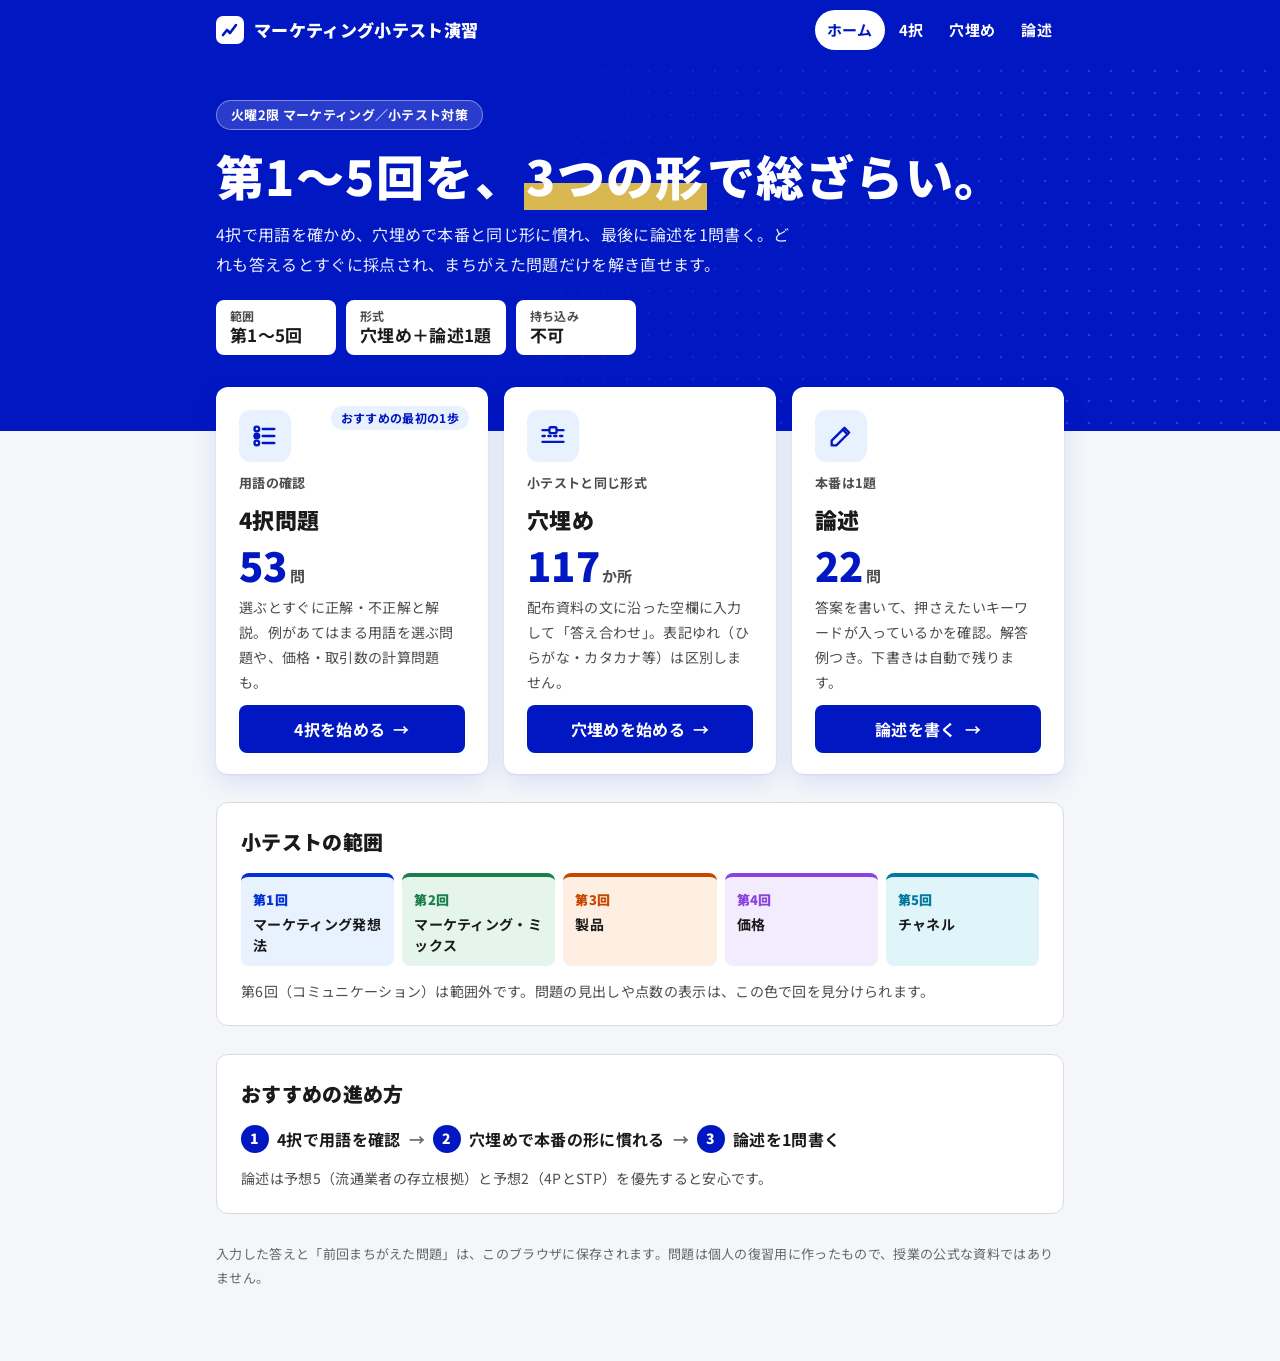
<file: index.html>
<!doctype html>
<html lang="ja">
<head>
<meta charset="utf-8">
<meta name="viewport" content="width=device-width,initial-scale=1,viewport-fit=cover">
<title>マーケティング小テスト演習</title>
<meta name="robots" content="noindex, nofollow">
<link rel="preconnect" href="https://fonts.googleapis.com">
<link rel="preconnect" href="https://fonts.gstatic.com" crossorigin>
<link rel="stylesheet" href="https://fonts.googleapis.com/css2?family=Noto+Sans+JP:wght@400;500;700;900&display=swap">
<style>
/*
  デジタル庁デザインシステム（DADS）を土台にしたスタイル。1ファイルで完結。
  土台：Noto Sans JP、キーカラー Blue 900 #0017C1、角丸8px、ボタン48px以上、黄色のフォーカスリング、
       正誤は色と文字の両方で示す。
  加えたもの：青の大きな見出し帯、回ごとの色分け（第1〜5回）、アイコン、進み具合の表示。
*/
:root {
  --c-key: #0017C1; --c-key-hover: #00118F; --c-key-active: #000060; --c-key-bg: #E8F1FE; --c-key-bg2: #D9E6FF;
  --c-text: #1A1A1A; --c-text-sub: #4D4D4D; --c-text-desc: #666666;
  --c-bg: #FFFFFF; --c-bg-page: #F4F6FA; --c-bg-sub: #F2F2F2;
  --c-border: #D8DCE3; --c-border-field: #666666;
  --c-success: #197A4B; --c-success-bg: #E6F5EC; --c-error: #CE0000; --c-error-bg: #FDEEEE;
  --c-focus: #FFD43D; --c-visited: #5C10BE;
  --ch1: #0031D8; --ch2: #1A7F4B; --ch3: #C74700; --ch4: #8843E1; --ch5: #00799E;
  --ch1-bg: #E8F1FE; --ch2-bg: #E6F5EC; --ch3-bg: #FFEEE2; --ch4-bg: #F3EBFE; --ch5-bg: #E0F5FA;
  --font: "Noto Sans JP", "Hiragino Sans", "Yu Gothic UI", "Meiryo", sans-serif;
  --r: 8px; --bar-h: 60px;
  color-scheme: light;
}
* { box-sizing: border-box; }
html, body { margin: 0; }
[hidden] { display: none !important; }
body { background: var(--c-bg-page); color: var(--c-text); font-family: var(--font); font-size: 16px; line-height: 1.7; letter-spacing: .02em; }
a { color: var(--c-key); text-underline-offset: 3px; }
:focus-visible { outline: 4px solid var(--c-focus); outline-offset: 2px; box-shadow: 0 0 0 2px var(--c-text); border-radius: 4px; }
.wrap { max-width: 880px; margin: 0 auto; padding-left: max(16px, env(safe-area-inset-left, 0px)); padding-right: max(16px, env(safe-area-inset-right, 0px)); }

/* ---- 上部バー ---- */
body::before { content: ""; position: fixed; inset: 0 0 auto; height: env(safe-area-inset-top, 0px); z-index: 30; background: var(--c-key); }
.appbar { position: sticky; top: env(safe-area-inset-top, 0px); z-index: 20; background: var(--c-key); color: #FFFFFF; }
.appbar .wrap { height: var(--bar-h); display: flex; align-items: center; gap: 12px; }
.brand { display: flex; align-items: center; gap: 10px; font-weight: 900; font-size: 17px; color: #FFFFFF; text-decoration: none; white-space: nowrap; }
.brand svg { flex: none; }
.brand .full { display: inline; }
.nav { margin-left: auto; display: flex; gap: 2px; }
.nav a { color: #FFFFFF; text-decoration: none; font-weight: 700; font-size: 15px; padding: 0 12px; height: 40px; display: flex; align-items: center; border-radius: 999px; white-space: nowrap; }
.nav a:hover { background: rgba(255,255,255,.14); }
.nav a[aria-current="page"] { background: #FFFFFF; color: var(--c-key); }
.nav a:focus-visible { box-shadow: 0 0 0 2px #000; }

/* ---- 見出し帯 ---- */
.hero { background: var(--c-key); color: #FFFFFF; position: relative; overflow: hidden; }
.hero::after { content: ""; position: absolute; inset: 0; pointer-events: none;
  background-image: radial-gradient(rgba(255,255,255,.16) 1.5px, transparent 1.6px); background-size: 22px 22px;
  -webkit-mask-image: linear-gradient(100deg, transparent 35%, #000 85%); mask-image: linear-gradient(100deg, transparent 35%, #000 85%); }
.hero .wrap { padding-block: 40px 76px; position: relative; z-index: 1; display: flex; flex-direction: column; gap: 14px; }
.hero .tag { align-self: flex-start; font-size: 13px; font-weight: 700; background: rgba(255,255,255,.16); border: 1px solid rgba(255,255,255,.4); border-radius: 999px; padding: 3px 14px; }
.hero h1 { margin: 0; font-size: clamp(30px, 6.4vw, 48px); line-height: 1.3; font-weight: 900; letter-spacing: .03em; text-wrap: balance; }
.hero h1 em { font-style: normal; background: linear-gradient(transparent 62%, rgba(255,212,61,.85) 62%); color: #FFFFFF; padding: 0 2px; }
.hero p { margin: 0; max-width: 36em; font-size: 16px; line-height: 1.85; color: #E8EDFF; }
.facts { display: flex; flex-wrap: wrap; gap: 10px; margin-top: 6px; }
.fact { background: #FFFFFF; color: var(--c-text); border-radius: var(--r); padding: 8px 14px; display: flex; flex-direction: column; line-height: 1.35; min-width: 7.5em; }
.fact small { font-size: 12px; color: var(--c-text-sub); font-weight: 700; }
.fact b { font-size: 17px; }

/* ---- ホームのカード ---- */
.home-body { margin-top: -44px; position: relative; z-index: 2; display: flex; flex-direction: column; gap: 28px; padding-bottom: 72px; }
.modes { display: grid; grid-template-columns: repeat(auto-fit, minmax(240px, 1fr)); gap: 16px; }
.mode { display: flex; flex-direction: column; gap: 10px; background: var(--c-bg); border-radius: 12px; padding: 22px 22px 20px; color: var(--c-text);
  text-decoration: none; box-shadow: 0 1px 2px rgba(0,23,193,.08), 0 8px 24px rgba(0,23,193,.10); border: 1px solid transparent; min-width: 0; position: relative; }
.mode:hover { border-color: var(--c-key); }
.mode:hover .go { background: var(--c-key-hover); }
.mode .icon { width: 52px; height: 52px; border-radius: 12px; display: grid; place-items: center; background: var(--c-key-bg); color: var(--c-key); }
.mode .kind { font-size: 13px; font-weight: 700; color: var(--c-text-sub); }
.mode h2 { margin: 0; font-size: 22px; font-weight: 900; line-height: 1.4; }
.mode .num { font-size: 40px; font-weight: 900; line-height: 1; color: var(--c-key); font-variant-numeric: tabular-nums; }
.mode .num small { font-size: 15px; font-weight: 700; color: var(--c-text-sub); margin-left: 2px; }
.mode p { margin: 0; font-size: 14px; line-height: 1.8; color: var(--c-text-sub); }
.mode .badge { align-self: flex-start; font-size: 13px; font-weight: 700; color: var(--c-error); background: var(--c-error-bg); border-radius: 999px; padding: 2px 12px; }
.mode .go { margin-top: auto; align-self: stretch; display: flex; align-items: center; justify-content: center; gap: 8px; min-height: 48px; border-radius: var(--r);
  background: var(--c-key); color: #FFFFFF; font-weight: 700; }
.mode.rec::before { content: "おすすめの最初の1歩"; position: absolute; top: 18px; right: 18px; font-size: 12px; font-weight: 700; color: var(--c-key); background: var(--c-key-bg); border-radius: 999px; padding: 2px 10px; }

.panel { background: var(--c-bg); border-radius: 12px; border: 1px solid var(--c-border); padding: 22px 24px; display: flex; flex-direction: column; gap: 14px; }
.panel h2 { margin: 0; font-size: 20px; font-weight: 900; }
.steps { list-style: none; margin: 0; padding: 0; display: grid; grid-template-columns: repeat(5, 1fr); gap: 8px; }
.steps li { border-radius: var(--r); padding: 12px 12px 10px; background: var(--chb); border-top: 4px solid var(--chc); display: flex; flex-direction: column; gap: 2px; min-width: 0; }
.steps .n { font-size: 13px; font-weight: 900; color: var(--chc); }
.steps .t { font-size: 14px; font-weight: 700; line-height: 1.5; }
.out { margin: 0; font-size: 14px; color: var(--c-text-sub); }
.flow { display: flex; flex-wrap: wrap; align-items: center; gap: 8px; margin: 0; padding: 0; list-style: none; }
.flow li { display: flex; align-items: center; gap: 8px; font-weight: 700; }
.flow .dot { width: 28px; height: 28px; border-radius: 50%; background: var(--c-key); color: #FFF; display: grid; place-items: center; font-size: 14px; font-weight: 900; }
.flow .arrow { color: var(--c-text-desc); }
footer.foot { font-size: 13px; color: var(--c-text-desc); line-height: 1.8; }

/* 回の色 */
[data-c="1"] { --chc: var(--ch1); --chb: var(--ch1-bg); }
[data-c="2"] { --chc: var(--ch2); --chb: var(--ch2-bg); }
[data-c="3"] { --chc: var(--ch3); --chb: var(--ch3-bg); }
[data-c="4"] { --chc: var(--ch4); --chb: var(--ch4-bg); }
[data-c="5"] { --chc: var(--ch5); --chb: var(--ch5-bg); }

/* ---- 演習画面 共通 ---- */
.page-head { background: var(--c-bg); border-bottom: 1px solid var(--c-border); }
.page-head .wrap { padding-block: 24px 20px; display: flex; flex-direction: column; gap: 6px; }
.crumbs { font-size: 14px; display: flex; gap: 8px; align-items: center; color: var(--c-text-sub); }
.page-head h1 { margin: 0; font-size: clamp(24px, 4.5vw, 30px); font-weight: 900; line-height: 1.4; display: flex; align-items: center; gap: 12px; }
.page-head h1 .icon { width: 44px; height: 44px; border-radius: 10px; display: grid; place-items: center; background: var(--c-key-bg); color: var(--c-key); flex: none; }
.lead { margin: 0; color: var(--c-text-sub); line-height: 1.8; max-width: 44em; }
.body { padding-block: 20px 80px; display: flex; flex-direction: column; gap: 16px; }
.stack { display: flex; flex-direction: column; gap: 16px; }
.note { margin: 0; font-size: 14px; line-height: 1.7; color: var(--c-text-desc); }
h3 { font-size: 17px; margin: 0; font-weight: 700; }

.btn { appearance: none; display: inline-flex; align-items: center; justify-content: center; gap: 6px; min-height: 48px; padding: 0 20px; border-radius: var(--r);
  font: 700 16px/1.3 var(--font); cursor: pointer; background: var(--c-bg); color: var(--c-key); border: 1px solid var(--c-key); }
.btn:hover { background: var(--c-key-bg); color: var(--c-key-hover); text-decoration: underline; }
.btn.primary { background: var(--c-key); color: #FFFFFF; }
.btn.primary:hover { background: var(--c-key-hover); color: #FFFFFF; }
.btn.small { min-height: 36px; padding: 0 12px; font-size: 14px; }
.btn[disabled] { background: var(--c-bg-sub); color: #999; border-color: #CCC; cursor: not-allowed; text-decoration: none; }

.toolbar { display: flex; flex-wrap: wrap; gap: 12px 16px; align-items: center; background: var(--c-bg); border: 1px solid var(--c-border); border-radius: 12px; padding: 12px 16px; }
.toolbar label { font-weight: 700; display: flex; gap: 8px; align-items: center; }
select { font: 16px var(--font); color: var(--c-text); background: var(--c-bg); border: 1px solid var(--c-border-field); border-radius: var(--r); min-height: 44px; padding: 0 10px; max-width: 100%; }
input[type="checkbox"] { width: 22px; height: 22px; accent-color: var(--c-key); margin: 0; }

.scorebar { position: sticky; top: calc(env(safe-area-inset-top, 0px) + var(--bar-h)); z-index: 10; background: var(--c-bg); border: 1px solid var(--c-border); border-radius: 12px;
  padding: 12px 16px; display: flex; flex-wrap: wrap; gap: 8px 14px; align-items: center; box-shadow: 0 4px 14px rgba(0,23,193,.06); }
.score { font-size: 30px; font-weight: 900; line-height: 1.1; font-variant-numeric: tabular-nums; color: var(--c-key); }
.score small { font-size: 16px; font-weight: 700; color: var(--c-text-sub); }
.score.idle { font-size: 16px; font-weight: 700; color: var(--c-text-desc); }
.progress { font-size: 14px; color: var(--c-text-sub); font-variant-numeric: tabular-nums; }
.bar { flex-basis: 100%; height: 8px; background: var(--c-bg-sub); border-radius: 4px; overflow: hidden; }
.bar i { display: block; height: 100%; width: 0; background: linear-gradient(90deg, var(--c-key), #3460FB); }
.chips { display: flex; flex-wrap: wrap; gap: 6px; }
.chip { font-size: 13px; font-weight: 700; padding: 2px 10px 2px 8px; border-radius: 999px; background: var(--chb, var(--c-bg-sub)); color: var(--chc, var(--c-text-sub)); font-variant-numeric: tabular-nums; display: inline-flex; align-items: center; gap: 6px; }
.chip::before { content: ""; width: 8px; height: 8px; border-radius: 50%; background: var(--chc, var(--c-text-desc)); }
.chip.full::after { content: "✓"; }
.spacer { flex: 1; }

.sheet { background: var(--c-bg); border: 1px solid var(--c-border); border-radius: 12px; padding: 4px 24px 12px; }
.chapter { padding-top: 18px; }
.chapter + .chapter { border-top: 1px solid var(--c-border); margin-top: 12px; }
.chapter h2 { margin: 0 0 4px; font-size: 18px; font-weight: 900; display: flex; align-items: center; gap: 10px; color: var(--chc, var(--c-text)); }
.chapter h2::before { content: ""; width: 6px; height: 1.3em; border-radius: 3px; background: var(--chc, var(--c-key)); }
.q { padding: 16px 0; border-bottom: 1px solid #ECEEF2; }
.q:last-child { border-bottom: 0; }
.qno { font-variant-numeric: tabular-nums; font-weight: 900; color: var(--chc, var(--c-text-sub)); }
.empty-note { padding: 32px 0; color: var(--c-text-desc); text-align: center; }
.mark { font-size: 14px; font-weight: 700; line-height: 1.3; white-space: nowrap; }

/* ---- 穴埋め ---- */
.fill .q { display: grid; grid-template-columns: 2.4em 1fr; gap: 0 8px; }
.fill .qtext { min-width: 0; line-height: 2.6; }
.fill .blank { display: inline-flex; align-items: center; gap: 4px; white-space: nowrap; margin: 0 2px; }
.fill .bno { font-size: 13px; color: var(--chc, var(--c-text-sub)); font-weight: 700; }
.fill .blank input { font: 16px var(--font); color: var(--c-text); background: var(--c-bg); border: 1px solid var(--c-border-field); border-radius: var(--r); padding: 4px 8px; min-height: 40px; max-width: 62vw; }
.fill .blank input:hover { border-color: var(--c-text); }
.fill .blank.ok input { border: 2px solid var(--c-success); background: var(--c-success-bg); }
.fill .blank.ng input { border: 2px solid var(--c-error); background: var(--c-error-bg); }
.fill .mark { font-size: 20px; font-weight: 900; }
.fill .blank.ok .mark { color: var(--c-success); }
.fill .blank.ng .mark { color: var(--c-error); }
.fill .ref { color: var(--c-text-sub); font-size: 14px; }
.fill .explain { grid-column: 2; margin-top: 8px; display: flex; flex-direction: column; gap: 6px; font-size: 15px; line-height: 1.7; }
.fill .ex { display: flex; flex-wrap: wrap; gap: 4px 10px; align-items: baseline; padding: 8px 12px; border-left: 4px solid var(--c-border); background: var(--c-bg-sub); border-radius: 0 var(--r) var(--r) 0; }
.fill .ex.ok { border-left-color: var(--c-success); background: var(--c-success-bg); }
.fill .ex.ng { border-left-color: var(--c-error); background: var(--c-error-bg); }
.fill .ex .fix { color: var(--c-error); font-weight: 700; }
.fill .ex .why { color: var(--c-text-sub); }

/* ---- 論述 ---- */
.qlist { display: grid; grid-template-columns: repeat(auto-fit, minmax(230px, 1fr)); gap: 8px; }
.qcard { appearance: none; text-align: left; font: 16px/1.6 var(--font); color: var(--c-text); background: var(--c-bg); border: 1px solid var(--c-border);
  border-left: 5px solid var(--chc, var(--c-key)); border-radius: var(--r); padding: 12px 14px; cursor: pointer; display: flex; flex-direction: column; gap: 2px; min-width: 0; font-weight: 700; }
.qcard:hover { background: var(--c-key-bg); }
.qcard .k { font-size: 13px; color: var(--c-text-sub); font-weight: 500; }
.qcard .star { color: var(--c-error); font-weight: 700; }
.qcard[aria-pressed="true"] { background: var(--c-key-bg); border-color: var(--c-key); box-shadow: inset 0 0 0 1px var(--c-key); }
.essay-sheet { background: var(--c-bg); border: 1px solid var(--c-border); border-radius: 12px; padding: 20px 24px; display: flex; flex-direction: column; gap: 14px; }
.essay-sheet .eyebrow { font-size: 13px; font-weight: 700; color: var(--chc, var(--c-text-sub)); }
.prompt { font-size: 19px; font-weight: 900; line-height: 1.7; margin: 0; }
.howto { display: flex; flex-wrap: wrap; gap: 6px; align-items: center; font-size: 14px; color: var(--c-text-sub); }
.howto span { background: var(--c-key-bg); color: var(--c-key); font-weight: 700; border-radius: 999px; padding: 2px 12px; }
.genko { width: 100%; min-height: 280px; resize: vertical; font: 16px/2.2 var(--font); color: var(--c-text); background-color: var(--c-bg);
  border: 1px solid var(--c-border-field); border-radius: var(--r); padding: 6px 16px;
  background-image: repeating-linear-gradient(to bottom, transparent 0, transparent calc(2.2em - 1px), #E4E8F0 calc(2.2em - 1px), #E4E8F0 2.2em);
  background-attachment: local; background-position: 0 6px; }
.meta { display: flex; flex-wrap: wrap; gap: 8px 16px; align-items: center; font-size: 14px; color: var(--c-text-sub); font-variant-numeric: tabular-nums; }
.meta b { color: var(--c-key); font-size: 16px; }
.kw { display: flex; flex-wrap: wrap; gap: 6px; }
.kwi { font-size: 14px; padding: 2px 12px; border-radius: 999px; border: 1px solid var(--c-border-field); }
.kwi.hit { background: var(--c-success-bg); border-color: var(--c-success); color: var(--c-success); font-weight: 700; }
.kwi.miss { border-style: dashed; color: var(--c-text-desc); }
.result { display: flex; flex-direction: column; gap: 12px; }
.result ul { margin: 0; padding-left: 1.3em; }
.grade { display: flex; gap: 16px; align-items: baseline; flex-wrap: wrap; }
.grade .big { font-size: 40px; font-weight: 900; color: var(--c-key); }
.grade .verdict { font-size: 18px; font-weight: 700; }
.status { font-size: 15px; color: var(--c-text-sub); }
details.model { border-top: 1px solid var(--c-border); padding-top: 12px; }
details.model summary { cursor: pointer; font-weight: 700; color: var(--c-key); text-decoration: underline; text-underline-offset: 3px; }
details.model p { line-height: 1.9; margin: 12px 0 0; }

/* ---- 4択 ---- */
.choice .q { display: flex; flex-direction: column; gap: 12px; }
.choice .qhead { display: grid; grid-template-columns: 2.4em 1fr auto; gap: 8px; align-items: start; }
.choice .qtext { min-width: 0; font-weight: 700; }
.choice .q.answered .mark { padding: 2px 10px; border-radius: 999px; }
.choice .q.ok .mark { color: #FFF; background: var(--c-success); }
.choice .q.ng .mark { color: #FFF; background: var(--c-error); }
.opts { display: grid; grid-template-columns: repeat(auto-fit, minmax(240px, 1fr)); gap: 8px; padding-left: 2.4em; }
.opt { appearance: none; text-align: left; display: grid; grid-template-columns: 2em 1fr; gap: 8px; align-items: center; font: 16px/1.6 var(--font); color: var(--c-text);
  background: var(--c-bg); border: 1px solid var(--c-border-field); border-radius: var(--r); padding: 10px 14px 10px 10px; min-height: 52px; cursor: pointer; }
.opt:hover:not([disabled]) { background: var(--c-key-bg); border-color: var(--c-key); }
.opt .k { width: 2em; height: 2em; border-radius: 50%; display: grid; place-items: center; font-weight: 700; color: var(--c-key); background: var(--c-key-bg); }
.opt[disabled] { cursor: default; }
.opt.right { background: var(--c-success-bg); border: 2px solid var(--c-success); padding: 9px 13px 9px 9px; }
.opt.right .k { color: #FFF; background: var(--c-success); }
.opt.picked.wrong { background: var(--c-error-bg); border: 2px solid var(--c-error); padding: 9px 13px 9px 9px; }
.opt.picked.wrong .k { color: #FFF; background: var(--c-error); }
.opt.dim { color: var(--c-text-desc); }
.choice .explain { margin-left: 2.4em; padding: 12px 16px; border-left: 4px solid var(--c-border); background: var(--c-bg-sub); border-radius: 0 var(--r) var(--r) 0; font-size: 15px; line-height: 1.7; }
.choice .explain.ok { border-left-color: var(--c-success); background: var(--c-success-bg); }
.choice .explain.ng { border-left-color: var(--c-error); background: var(--c-error-bg); }
.choice .explain.ok b { color: var(--c-success); }
.choice .explain.ng b { color: var(--c-error); }
.done { display: flex; flex-direction: column; gap: 12px; align-items: flex-start; padding: 20px 24px; background: var(--c-key); color: #FFF; border-radius: 12px; }
.done .big { font-size: 40px; font-weight: 900; line-height: 1; font-variant-numeric: tabular-nums; }
.done .btn { background: #FFF; color: var(--c-key); border-color: #FFF; }

@media (max-width: 640px) {
  .steps { grid-template-columns: 1fr 1fr; }
  .brand .full { display: none; }
}
@media (max-width: 480px) {
  .nav a { padding: 0 10px; font-size: 14px; }
  .brand > span { position: absolute; width: 1px; height: 1px; overflow: hidden; clip: rect(0 0 0 0); white-space: nowrap; }
  .sheet { padding: 2px 14px 10px; }
  .fill .q { grid-template-columns: 1.8em 1fr; }
  .opts { padding-left: 0; grid-template-columns: 1fr; }
  .choice .explain { margin-left: 0; }
  .choice .qhead { grid-template-columns: 2em 1fr auto; }
  .essay-sheet { padding: 16px; }
  .mode.rec::before { position: static; align-self: flex-start; }
}
@media (prefers-reduced-motion: no-preference) { .bar i { transition: width .25s; } }
.newtag { display: inline-block; font-size: 12px; font-weight: 700; line-height: 1.7; padding: 0 8px; margin-right: 6px; border-radius: 999px; background: #FFF1A8; color: #5A4500; vertical-align: middle; letter-spacing: .04em; }
.newtag.kadai { background: #DDEBFF; color: #0B3A8C; }
</style>
</head>
<body>

<header class="appbar">
  <div class="wrap">
    <a class="brand" href="#home">
      <svg width="28" height="28" viewBox="0 0 28 28" aria-hidden="true"><rect width="28" height="28" rx="7" fill="#FFFFFF"/><path d="M7 19l4-5 3 3 6-8" fill="none" stroke="#0017C1" stroke-width="2.6" stroke-linecap="round" stroke-linejoin="round"/></svg>
      <span>マーケ<span class="full">ティング</span>小テスト演習</span>
    </a>
    <nav class="nav" aria-label="ページ">
      <a href="#home" data-nav="home">ホーム</a>
      <a href="#choice" data-nav="choice">4択</a>
      <a href="#fill" data-nav="fill">穴埋め</a>
      <a href="#essay" data-nav="essay">論述</a>
    </nav>
  </div>
</header>

<main>
<!-- ホーム -->
<section id="view-home">
  <div class="hero">
    <div class="wrap">
      <span class="tag">火曜2限 マーケティング／小テスト対策</span>
      <h1>第1〜5回を、<em>3つの形</em>で総ざらい。</h1>
      <p>4択で用語を確かめ、穴埋めで本番と同じ形に慣れ、最後に論述を1問書く。どれも答えるとすぐに採点され、まちがえた問題だけを解き直せます。</p>
      <div class="facts">
        <div class="fact"><small>範囲</small><b>第1〜5回</b></div>
        <div class="fact"><small>形式</small><b>穴埋め＋論述1題</b></div>
        <div class="fact"><small>持ち込み</small><b>不可</b></div>
      </div>
    </div>
  </div>
  <div class="wrap home-body">
    <div class="modes">
      <a class="mode rec" href="#choice">
        <span class="icon"><svg width="28" height="28" viewBox="0 0 24 24" fill="none" stroke="currentColor" stroke-width="2" stroke-linecap="round" stroke-linejoin="round" aria-hidden="true"><circle cx="5" cy="6" r="2"/><circle cx="5" cy="12" r="2" fill="currentColor"/><circle cx="5" cy="18" r="2"/><path d="M10 6h10M10 12h10M10 18h10"/></svg></span>
        <span class="kind">用語の確認</span>
        <h2>4択問題</h2>
        <span class="num">53<small>問</small></span>
        <p>選ぶとすぐに正解・不正解と解説。例があてはまる用語を選ぶ問題や、価格・取引数の計算問題も。</p>
        <span class="badge" id="stChoice" hidden></span>
        <span class="go">4択を始める <span aria-hidden="true">→</span></span>
      </a>
      <a class="mode" href="#fill">
        <span class="icon"><svg width="28" height="28" viewBox="0 0 24 24" fill="none" stroke="currentColor" stroke-width="2" stroke-linecap="round" stroke-linejoin="round" aria-hidden="true"><path d="M3 7h5M16 7h5M3 17h18"/><rect x="9" y="4.5" width="6" height="5" rx="1.2"/><path d="M3 12h18" stroke-dasharray="2 3"/></svg></span>
        <span class="kind">小テストと同じ形式</span>
        <h2>穴埋め</h2>
        <span class="num">117<small>か所</small></span>
        <p>配布資料の文に沿った空欄に入力して「答え合わせ」。表記ゆれ（ひらがな・カタカナ等）は区別しません。</p>
        <span class="badge" id="stFill" hidden></span>
        <span class="go">穴埋めを始める <span aria-hidden="true">→</span></span>
      </a>
      <a class="mode" href="#essay">
        <span class="icon"><svg width="28" height="28" viewBox="0 0 24 24" fill="none" stroke="currentColor" stroke-width="2" stroke-linecap="round" stroke-linejoin="round" aria-hidden="true"><path d="M4 20h4L19 9l-4-4L4 16z"/><path d="M13.5 6.5l4 4"/></svg></span>
        <span class="kind">本番は1題</span>
        <h2>論述</h2>
        <span class="num">22<small>問</small></span>
        <p>答案を書いて、押さえたいキーワードが入っているかを確認。解答例つき。下書きは自動で残ります。</p>
        <span class="go">論述を書く <span aria-hidden="true">→</span></span>
      </a>
    </div>

    <section class="panel" aria-labelledby="rangeTitle">
      <h2 id="rangeTitle">小テストの範囲</h2>
      <ol class="steps">
        <li data-c="1"><span class="n">第1回</span><span class="t">マーケティング発想法</span></li>
        <li data-c="2"><span class="n">第2回</span><span class="t">マーケティング・ミックス</span></li>
        <li data-c="3"><span class="n">第3回</span><span class="t">製品</span></li>
        <li data-c="4"><span class="n">第4回</span><span class="t">価格</span></li>
        <li data-c="5"><span class="n">第5回</span><span class="t">チャネル</span></li>
      </ol>
      <p class="out">第6回（コミュニケーション）は範囲外です。問題の見出しや点数の表示は、この色で回を見分けられます。</p>
    </section>

    <section class="panel" aria-labelledby="flowTitle">
      <h2 id="flowTitle">おすすめの進め方</h2>
      <ol class="flow">
        <li><span class="dot">1</span>4択で用語を確認</li><li class="arrow" aria-hidden="true">→</li>
        <li><span class="dot">2</span>穴埋めで本番の形に慣れる</li><li class="arrow" aria-hidden="true">→</li>
        <li><span class="dot">3</span>論述を1問書く</li>
      </ol>
      <p class="out">論述は予想5（流通業者の存立根拠）と予想2（4PとSTP）を優先すると安心です。</p>
    </section>

    <footer class="foot">入力した答えと「前回まちがえた問題」は、このブラウザに保存されます。問題は個人の復習用に作ったもので、授業の公式な資料ではありません。</footer>
  </div>
</section>

<!-- 4択 -->
<section id="view-choice" class="choice" hidden>
  <div class="page-head"><div class="wrap">
    <div class="crumbs"><a href="#home">ホーム</a><span aria-hidden="true">›</span><span>4択</span></div>
    <h1><span class="icon"><svg width="24" height="24" viewBox="0 0 24 24" fill="none" stroke="currentColor" stroke-width="2" stroke-linecap="round" aria-hidden="true"><circle cx="5" cy="6" r="2"/><circle cx="5" cy="12" r="2" fill="currentColor"/><circle cx="5" cy="18" r="2"/><path d="M10 6h10M10 12h10M10 18h10"/></svg></span>4択問題</h1>
    <p class="lead">選択肢を押すと、すぐに正解・不正解と解説が出ます。選択肢の並びは毎回入れ替わります。</p>
  </div></div>
  <div class="wrap body">
    <div class="toolbar">
      <label for="cChSel">範囲
        <select id="cChSel">
          <option value="all">第1〜5回すべて</option>
          <option value="1">第1回 マーケティング発想法</option>
          <option value="2">第2回 マーケティング・ミックス</option>
          <option value="3">第3回 製品</option>
          <option value="4">第4回 価格</option>
          <option value="5">第5回 チャネル</option>
          <option value="wrong">前回まちがえた問題</option>
        </select>
      </label>
      <label for="cShuf"><input type="checkbox" id="cShuf"> 問題をシャッフル</label>
    </div>
    <div class="scorebar">
      <div class="score" id="cScore">0<small> / 0</small></div>
      <div class="progress" id="cProg"></div>
      <div class="chips" id="cChips"></div>
      <div class="spacer"></div>
      <button class="btn" id="cBtnRetry" hidden>まちがえた問題だけ解き直す</button>
      <button class="btn" id="cBtnReset">最初から</button>
      <div class="bar"><i id="cBarFill"></i></div>
    </div>
    <div id="cDoneBox" hidden></div>
    <div class="sheet" id="cSheet"></div>
  </div>
</section>

<!-- 穴埋め -->
<section id="view-fill" class="fill" hidden>
  <div class="page-head"><div class="wrap">
    <div class="crumbs"><a href="#home">ホーム</a><span aria-hidden="true">›</span><span>穴埋め</span></div>
    <h1><span class="icon"><svg width="24" height="24" viewBox="0 0 24 24" fill="none" stroke="currentColor" stroke-width="2" stroke-linecap="round" aria-hidden="true"><path d="M3 7h5M16 7h5M3 17h18"/><rect x="9" y="4.5" width="6" height="5" rx="1.2"/></svg></span>穴埋め</h1>
    <p class="lead">空欄に入力して「答え合わせ」を押すと採点されます。Enterキーで次の空欄に進めます。</p>
  </div></div>
  <div class="wrap body">
    <div class="toolbar">
      <label for="chSel">範囲
        <select id="chSel">
          <option value="all">第1〜5回すべて</option>
          <option value="1">第1回 マーケティング発想法</option>
          <option value="2">第2回 マーケティング・ミックス</option>
          <option value="3">第3回 製品</option>
          <option value="4">第4回 価格</option>
          <option value="5">第5回 チャネル</option>
          <option value="wrong">前回まちがえた問題</option>
          <option value="book">教科書から追加した問題</option>
        </select>
      </label>
      <label for="shuf"><input type="checkbox" id="shuf"> 問題をシャッフル</label>
    </div>
    <div class="scorebar">
      <div class="score idle" id="score">未採点</div>
      <div class="chips" id="chips"></div>
      <div class="spacer"></div>
      <button class="btn" id="btnRetry" hidden>まちがえた所だけ解き直す</button>
      <button class="btn" id="btnClear">全部消す</button>
      <button class="btn primary" id="btnCheck">答え合わせ</button>
    </div>
    <div class="sheet" id="sheet"></div>
    <p class="note">ひらがな・カタカナ、全角・半角、「・」や空白の違いは区別しません。言い方が違うだけで合っているときは、採点後に出る「正解にする」で直せます。</p>
  </div>
</section>

<!-- 論述 -->
<section id="view-essay" class="fill" hidden>
  <div class="page-head"><div class="wrap">
    <div class="crumbs"><a href="#home">ホーム</a><span aria-hidden="true">›</span><span>論述</span></div>
    <h1><span class="icon"><svg width="24" height="24" viewBox="0 0 24 24" fill="none" stroke="currentColor" stroke-width="2" stroke-linecap="round" stroke-linejoin="round" aria-hidden="true"><path d="M4 20h4L19 9l-4-4L4 16z"/><path d="M13.5 6.5l4 4"/></svg></span>論述</h1>
    <p class="lead">本番は1題です。問題を選んで答案を書き、キーワードの確認と解答例で見直しましょう。</p>
  </div></div>
  <div class="wrap body">
    <div class="qlist" id="qlist"></div>
    <div class="essay-sheet" id="essaySheet">
      <div class="eyebrow" id="eTag"></div>
      <p class="prompt" id="ePrompt"></p>
      <div class="howto">書き方：<span>定義</span>→<span>理由・しくみ</span>→<span>具体例</span>→<span>まとめ</span></div>
      <textarea class="genko" id="eText" placeholder="ここに答案を書きます。下書きはこのブラウザに自動で残ります。"></textarea>
      <div class="meta"><span><b id="eCount">0字</b></span><span>目安 300〜500字</span></div>
      <div class="toolbar" style="padding:0;border:0">
        <button class="btn primary" id="btnKw">キーワードを確認</button>
        <button class="btn primary" id="btnAi" hidden>Claudeに採点してもらう</button>
        <button class="btn" id="btnStop" hidden>止める</button>
      </div>
      <div class="stack" id="kwBox" hidden>
        <h3>入っているキーワード <span id="kwScore" class="status"></span></h3>
        <div class="kw" id="kwList"></div>
      </div>
      <div class="result" id="aiBox" hidden></div>
      <details class="model" id="eModel">
        <summary>解答例を見る</summary>
        <p id="eModelText"></p>
      </details>
    </div>
  </div>
</section>
</main>

<script>
(function () {
const CHN = { 1: "第1回 マーケティング発想法", 2: "第2回 マーケティング・ミックスによる顧客創造", 3: "第3回 製品による顧客創造", 4: "第4回 価格による顧客創造", 5: "第5回 チャネルによる顧客創造" };

/* [[n]] = 入力欄, [[n:r]] = 同じ番号の参照（入力しない） */
const Q = [
 {c:1,t:"ドラッカーは、マーケティングの役割を[[1]]を創造することだとした。顧客満足から[[1:r]]創造へ。"},
 {c:1,t:"行動を起こさせる、満たされていない状態を[[2]]といい、それを満たす特定のものや行動を[[3]]という。"},
 {c:1,t:"[[2:r]]には、空腹や睡眠など生理的な[[4]]次的なものと、達成や親和など心理的・社会的な[[5]]次的なものがある。"},
 {c:1,t:"どんな製品をどう売るかしか見ていない企業の近視眼を、レビットは「マーケティング・[[6]]」と呼んだ。"},
 {c:1,t:"優良企業も、他社の[[7]]的イノベーション（クリステンセン）に飲まれうる。"},
 {c:1,t:"事業の目標は企業目線の「[[8]]」ではなく、消費者目線の「[[9]]」である。消費者は[[9:r]]にお金を払い、[[10]]は[[9:r]]を表現する手段である。"},
 {c:1,t:"AMA（2017年）の定義では、マーケティングは顧客、パートナー、社会にとって価値あるものを、[[11]]し、伝え、届け、[[12]]するための活動である。"},
 {c:1,n:1,t:"ドラッカーによれば、顧客創造は、社会において「未だ満たされざる[[71]]」を満たすことで達成される。"},
 {c:1,n:1,t:"ドラッカーの考えでは、企業成長の司令塔は[[72]]であり、生産・技術開発・会計・人事などの機能は、それを補完する機能とみなされる。"},
 {c:1,n:1,t:"ドラッカーは『現代の経営』（1954年）で、企業の行為が人の欲求を[[73]]に変えたとき、初めて顧客が生まれ市場が生まれると述べた。"},
 {c:1,n:1,t:"「あなたの会社はどんな事業をしているのか」の答えをはっきりさせることを、事業を[[74]]するという。事業の目標は、製品ではなく、製品を用いる目的や製品の果たす[[75]]で考えるべきである。"},
 {c:1,n:1,t:"レコード針がCDに、算盤が電卓に置き換えられたように、新しい技術によって市場そのものを失う危険を、技術[[76]]のリスクという。"},
 {c:1,n:1,t:"1985年、コカ・コーラ社は19万人の味覚テストで61%が「おいしい」と答えた[[77]]を導入したが、消費者から猛反発を受けた。"},
 {c:1,n:1,t:"P&Gは、冷水でも洗える洗剤タイドの「性能」を、[[78]]や環境保護という「価値」に結びつけた（タイド・コールドウォーター・チャレンジ）。"},
 {c:1,n:1,t:"マーケティング・デザインの第一の課題は、性能を顧客の心に響く[[79]]に結びつけること、第二の課題は、それを顧客の心に響く[[80]]を用いて伝え、顧客を創造することである。"},
 {c:2,t:"製品、価格、流通、プロモーションの政策を組み合わせ、目指す[[13]]を実現するために、統合的にマーケティング活動を行うことを[[14]]という。"},
 {c:2,t:"4Pとは、Product、Price、[[15]]、Promotionである。"},
 {c:2,t:"4Pのそれぞれが互いに整合していることを[[16]]一貫性、4Pの組み合わせと市場環境が整合していることを[[17]]一貫性という。"},
 {c:2,t:"STPとは、Segmentation（市場細分化）、[[18]]、Positioningである。"},
 {c:2,t:"似た特徴を持つ消費者の集まりを市場[[19]]という。"},
 {c:2,t:"ターゲティングでは、自社資源、市場動向、[[20]]を考える。"},
 {c:2,t:"ポジショニングで製品差別化ができなければ[[21]]競争に陥る。"},
 {c:2,t:"他社と差別化するには、顧客[[22]]型アプローチと顧客[[23]]型アプローチの2つがある。（順不同）"},
 {c:2,n:1,t:"キットカットの受験生応援パッケージは、中身は通常品と同じでも「キットカット＝チョコレート菓子」という固定観念を破り、「[[81]]」という新しい市場を創造した。"},
 {c:2,n:1,t:"商品のもつ機能的特性から得られる価値を[[82]]価値、人間の感情に影響を生み出す価値を[[83]]価値という。"},
 {c:2,n:1,t:"顧客満足型アプローチは顧客の顕在ニーズを満たそうとし、顧客創造型アプローチは顧客の[[84]]ニーズを探り出そうとする。"},
 {c:2,n:1,t:"キットカットの基本コンセプトは「[[85]]」であるが、中高生にとってそれは「ひと休み」ではなく「ストレスからの解放」を意味していた。"},
 {c:2,n:1,t:"九州で受験期にキットカットが売れたのは、商品名が九州弁の「[[86]]」に音が近く、縁起担ぎに買われていたからである。"},
 {c:2,n:1,t:"受験生応援キャンペーンは、キットカットそのものではなく、受験生を応援する「[[87]]」としてのキットカットに焦点を当てた。"},
 {c:2,n:1,t:"ネスレ日本は日本郵政と共同で、パッケージに応援メッセージを書いて郵送できる「[[88]]」を企画した。"},
 {c:2,n:1,t:"キットカットの受験生応援パッケージは、通常パッケージと[[89]]価格に設定された。"},
 {c:2,n:1,t:"市場細分化の切り口には、性別、年代、居住地域、嗜好、[[90]]などがよく用いられる。"},
 {c:3,t:"市場機会の分析には、市場環境の中で自社を位置づける[[24]]・アプローチと、自社の強み・弱みから市場を見つける[[25]]ベース・アプローチがある。"},
 {c:3,t:"アイデアが消費者に与えるベネフィットを、消費者にとって意味のある言葉で表したものを製品[[26]]という。"},
 {c:3,t:"大量生産の前に行う試験的な動作確認を[[27]]・ランという。"},
 {c:3,t:"製品の価値は製品自体に内在するのではなく、ユーザーの[[28]]と対応してはじめて実現する。製品の価値は多元的であり、[[29]]の束といえる。"},
 {c:3,t:"成熟期の次が衰退期とは限らない。市場の修正、製品の修正、[[30]]の修正で延命・再成長できる。"},
 {c:3,t:"ユーザーを含む企業以外のステークホルダーとの協働で新しい価値をつくることを価値[[31]]という。"},
 {c:3,t:"企業ではなくユーザーがイノベーションの担い手になることを[[32]]イノベーションという。"},
 {c:3,t:"イノベーション関連の情報を移して使うコストが、イノベーションがどこで起きるかを説明するという考え方を、情報の[[33]]性仮説という（フォン・ヒッペル）。"},
 {c:3,t:"重要な市場動向で大多数より先行し、自分のニーズを満たす解決策から高い効用を得るユーザーを[[34]]という。"},
 {c:3,n:1,t:"第3章の事例は、カモ井加工紙のマスキングテープ「[[91]]」である。"},
 {c:3,n:1,t:"2006年、カモ井加工紙に工場見学を申し込んだのは、従来のターゲットである職人ではなく、一般の[[92]]3人だった。"},
 {c:3,n:1,t:"mtは一般発売の前に、カフェの店頭で[[93]]が行われ、顧客の反応をもとに1個180円の小売価格が決められた。"},
 {c:3,n:1,t:"mtは広告を一切行わなかったが、ユーザーがブログや[[94]]に作品を投稿したことで、魅力が一気に広まった。"},
 {c:3,n:1,t:"リードユーザーは全体の[[95]]%程度しか存在しないと言われる。"},
 {c:3,n:1,t:"ユーザーイノベーションを促すには、ユーザーが自分で製品を開発できるような適切な「[[96]]（道具箱）」を提供することが有効である。"},
 {c:3,n:1,t:"製品ライフサイクルの4つの時期は、導入期・成長期・成熟期・[[97]]期である。売上がごく小さく利益がゼロかマイナスなのは[[98]]期である。"},
 {c:3,n:1,t:"成熟期の製品でも、適切なSTPを定義し直して製品の位置づけを変える[[99]]によって、再び成長市場を生み出せる場合がある。"},
 {c:4,t:"価格を決める3つの要素は、競合との関係、[[35]]、マーケティング戦略である。"},
 {c:4,t:"メーカーが希望小売価格を示さず、小売が価格を決める方式を[[36]]価格という。"},
 {c:4,t:"本体の利幅を低くし、定期的に買う消耗品の利幅を高くする価格設定を[[37]]的価格設定という。"},
 {c:4,t:"条件の違う場所ごとに違う価格をつける価格設定を[[38]]価格設定という。"},
 {c:4,t:"直接経費＋間接経費＋利益で価格を決める方法を[[39]]法、仕入原価＋利益で決める方法を[[40]]法という。"},
 {c:4,t:"980円のように安く感じさせる価格を[[41]]価格、長期間一定の価格を[[42]]価格、高いほど売れる価格を[[43]]価格という。"},
 {c:4,t:"プライスリーダーの価格を基準にする方法を[[44]]価格法という。"},
 {c:4,t:"買ってもよい上限の価格を[[45]]価格という。店頭表示など購買環境から形成される基準の価格を[[46]]参照価格、過去の購買経験から形成されるものを[[47]]参照価格という。"},
 {c:4,t:"価格の3つの機能は、支出の痛み、品質の[[48]]、社会的[[49]]である。"},
 {c:4,n:1,t:"第4章の事例は、サントリーの「ザ・[[100]]」である。"},
 {c:4,n:1,t:"プレミアムモルツは、ブライダルやホテルなどの「[[101]]の日」のビールというイメージを定着させた。"},
 {c:4,n:1,t:"プレミアムモルツは2005年から3年連続で[[102]]の最高金賞を受賞し、プレミアム価格でも広く受け入れられるようになった。"},
 {c:4,n:1,t:"価格の3つの機能のうち、品質のバロメータと社会的プレステージの2つを、価格の[[103]]機能という。"},
 {c:4,n:1,t:"価格に影響を与える外部要因は、競争の状態、取引関係、[[104]]の3つである。"},
 {c:4,n:1,t:"特定のブランドに対する強い好みを[[105]]といい、これを築ければ価格マネジメントは比較的やりやすくなる。"},
 {c:4,n:1,t:"メーカーが小売店の販売価格を拘束することは、[[106]]法で不公正な取引方法とされている。"},
 {c:4,n:1,t:"内的参照価格とは、簡単に言えば「[[107]]価格」のことである。"},
 {c:4,n:1,t:"値上げと値下げでは、同じ50円の差でも[[108]]のほうが印象が強いとされる。"},
 {c:4,n:1,t:"カルビーは営業ノルマを廃止し、売れる分だけを小口で生産・納入する仕組みで、[[109]]在庫による値崩れを防いだ。"},
 {c:4,n:1,t:"価格の変化に対する需要の反応の度合いを、需要の[[110]]という。"},
 {c:5,t:"あるメーカーの販売ルートとしての卸・小売業者のことを[[50]]という。"},
 {c:5,t:"メーカーによるチャネルマネジメントは、チャネル[[51]]（選択）＋チャネル[[52]]である。"},
 {c:5,t:"流通の機能（流通フロー）は、①[[53]] ②[[54]] ③[[55]]である。"},
 {c:5,t:"物流は、生産者と消費者の間にある[[56]]・[[57]]にかかわる分離を埋めるための活動で、輸送と[[58]]からなる。"},
 {c:5,t:"商流は、生産者から消費者へと[[59]]を移転させるための活動（いわゆる売買取引）で、所有権移転と[[60]]負担からなる。"},
 {c:5,t:"卸売業は消費者[[61]]に販売し、小売業は消費者に販売する。"},
 {c:5,t:"流通業者の存立根拠は、①消費の[[62]]性への対応 ②資金調達と[[63]]負担軽減 ③素早い展開 ④社会的[[64]] ⑤[[65]]の原理である。"},
 {c:5,t:"「すべてのチャネルを統合し、消費者にシームレスな買い物経験を提供する顧客戦略」を[[66]]という。"},
 {c:5,t:"チャネル管理には、報酬やリベートなどの優遇措置である[[67]]と、インセンティブの削減や商品出荷の禁止などの[[68]]がある。"},
 {c:5,t:"5つのパワー基盤は、報酬、[[69]]、情報や専門性、[[70]]、正統（正当）性である。"},
 {c:5,n:1,t:"第5章の事例は、ネスレ日本の「ネスカフェ [[111]]」である。"},
 {c:5,n:1,t:"ネスレ日本の市場占有率は、家庭向けが37%なのに対し、職場向けは[[112]]%と低かった。"},
 {c:5,n:1,t:"アンバサダーのいる職場では、1杯約[[113]]円でカフェと同等のコーヒーを楽しめる。"},
 {c:5,n:1,t:"バリスタ本体を無料で提供し、消耗品の詰め替えカートリッジで利益を上げる仕組みは、第4回で学んだ[[114]]的価格設定と同じ考え方である。"},
 {c:5,n:1,t:"メーカー→小売→消費者のように、メーカーと消費者の間に小売だけが入るチャネルを[[115]]段階のチャネルという。"},
 {c:5,n:1,t:"チャネルのコンフリクトの解決方法は、強制解決と[[116]]解決の2つに区分される。"},
 {c:5,n:1,t:"ネスレ日本はアンバサダーを通じて、チャネルを通じた[[117]]との直接の関係と、コミュニケーションによる継続的な関係を築いた。"}
];

/* a: 正解（表示は先頭）, e: 解説 */
const A = {
 1:{a:["顧客","こきゃく"],e:"まだ満たされていないニーズを満たし、売れる理由をつくること。"},
 2:{a:["ニーズ"],e:"ニーズは「満たされていない状態」。のどの渇きはニーズ。"},
 3:{a:["ウォンツ"],e:"ウォンツは「ニーズを満たす特定のもの」。スポーツドリンクはウォンツ。"},
 4:{a:["1","一","いち"],e:"1次的＝空腹・睡眠などの生理的なもの。"},
 5:{a:["2","二","に"],e:"2次的＝達成・親和などの心理的・社会的なもの。"},
 6:{a:["マイオピア","近視眼"],e:"近視眼という意味。避けると技術変化に対応でき、独自のビジネスをつくれる。"},
 7:{a:["破壊","はかい"],e:"既存の優良企業が、他社の新しい技術に敗れる現象。"},
 8:{a:["性能","せいのう"],e:"性能は企業目線。"},
 9:{a:["価値","かち"],e:"価値は消費者目線。消費者がお金を払うのは価値。"},
 10:{a:["ブランド"],e:"ブランドは価値を表現する手段。"},
 11:{a:["創造","そうぞう"],e:"4つの動詞「創造し、伝え、届け、交換する」をセットで覚える。"},
 12:{a:["交換","こうかん"],e:"創造し、伝え、届け、交換する。"},
 13:{a:["ポジショニング"],e:"4Pの組み合わせは、ポジショニングを実現するためのもの。"},
 14:{a:["マーケティング・ミックス","マーケティングミックス","4P"],e:"製品・価格・流通・プロモーションの組み合わせ。"},
 15:{a:["Place","プレイス","流通"],e:"日本語では流通。"},
 16:{a:["内的","ないてき"],e:"内的一貫性＝4Pの内側同士が整合している。"},
 17:{a:["外的","がいてき"],e:"外的一貫性＝4Pと外の市場環境が整合している。"},
 18:{a:["Targeting","ターゲティング"],e:"標的市場の選定。"},
 19:{a:["セグメント"],e:"市場セグメント。分けることがセグメンテーション。"},
 20:{a:["競合他社","競合","競争相手","きょうごうたしゃ"],e:"ターゲティングで考える3つ：自社資源・市場動向・競合他社。"},
 21:{a:["価格","かかく"],e:"差別化できないと、消費者は価格だけで選ぶ。"},
 22:{a:["満足","まんぞく"],e:"顧客満足型＝今いる顧客の満足を高める。事例はキットカット。"},
 23:{a:["創造","そうぞう"],e:"顧客創造型＝新しい顧客や価値をつくる。"},
 24:{a:["ポジショニング"],e:"外の市場環境から自社の位置を決める。"},
 25:{a:["資源","しげん"],e:"内の強み・弱みから、自社資源に合う市場を探す。"},
 26:{a:["コンセプト"],e:"製品コンセプト。"},
 27:{a:["パイロット"],e:"パイロット・ランを経て大量生産に入る。"},
 28:{a:["ニーズ"],e:"ニーズが違えば、評価する属性も違う。"},
 29:{a:["便益","べんえき"],e:"便益の束＝製品の価値は多元的。"},
 30:{a:["マーケティング・ミックス","マーケティングミックス","4P"],e:"成熟期の3つの修正：市場・製品・マーケティング・ミックス。"},
 31:{a:["共創","きょうそう"],e:"価値共創。ユーザーは価値を共に創るパートナー。"},
 32:{a:["ユーザー","ユーザ"],e:"産業財や、スポーツ・趣味の消費財に多い。"},
 33:{a:["粘着","ねんちゃく"],e:"ニーズの情報はユーザー側にあって、生まれた場所から動かしにくい。"},
 34:{a:["リードユーザー","リードユーザ"],e:"①市場動向に先行 ②解決策から高い効用を得る。"},
 35:{a:["コスト","費用"],e:"価格を決める3要素：競合・コスト・マーケティング戦略。"},
 36:{a:["オープン"],e:"メーカーが目安を示すのは希望小売価格（2段階建値制）。"},
 37:{a:["補完","ほかん"],e:"プリンター本体とインクが典型例。"},
 38:{a:["ゾーン"],e:"観光地の自販機など。"},
 39:{a:["コストプラス"],e:"コスト志向型。主にメーカーが使う。"},
 40:{a:["マークアップ"],e:"コスト志向型。卸・小売が使う。"},
 41:{a:["端数","はすう"],e:"需要（消費者）志向型。"},
 42:{a:["慣習","かんしゅう"],e:"需要志向型。長く同じ値段を保つ維持戦略。"},
 43:{a:["威光","いこう"],e:"需要志向型。高いことが品質や格の印になる。"},
 44:{a:["実勢","じっせい"],e:"競争志向型。下位企業が使う。"},
 45:{a:["留保","りゅうほ"],e:"買い手なら上限、売り手なら売ってもよい下限。"},
 46:{a:["外的","がいてき"],e:"店頭表示やチラシなど購買環境から。"},
 47:{a:["内的","ないてき"],e:"「いつもこのくらい」という過去の購買経験から。"},
 48:{a:["バロメータ","バロメーター"],e:"高いほど品質がよさそうに見える。"},
 49:{a:["プレステージ"],e:"高級品を持つことが自分を示す。"},
 50:{a:["マーケティング・チャネル","マーケティングチャネル","チャネル"],e:"一般的な順路（メーカー→卸→小売）は「流通経路」。"},
 51:{a:["構築","こうちく","選択"],e:"チャネル構築（選択）。"},
 52:{a:["管理","かんり"],e:"選んだ後に、意図どおりの協調を得るための管理。"},
 53:{a:["物流","ぶつりゅう"],e:"モノが動く。"},
 54:{a:["商流","しょうりゅう"],e:"所有権が動く（売買取引）。"},
 55:{a:["情報流","じょうほうりゅう"],e:"商流・物流を円滑にする情報の伝達。"},
 56:{a:["時間","じかん"],e:"時間・空間の分離（順不同）。"},
 57:{a:["空間","くうかん"],e:"時間・空間の分離（順不同）。"},
 58:{a:["在庫","ざいこ","保管"],e:"輸送＝運ぶ、在庫＝保管する。"},
 59:{a:["所有権","しょゆうけん"],e:"商流は所有権の移転。"},
 60:{a:["危険","きけん","リスク"],e:"売れ残りなど、財を持つことから生じる危険。"},
 61:{a:["以外","いがい"],e:"卸売業＝消費者以外に販売、小売業＝消費者に販売。"},
 62:{a:["小規模分散","しょうきぼぶんさん"],e:"生産は1か所に集められるが、消費者は全国に散らばる。"},
 63:{a:["リスク","危険"],e:"全国に店を出す資金とリスクを流通業者に担ってもらう。"},
 64:{a:["品揃え","品ぞろえ","しなぞろえ"],e:"いろいろな会社の製品を比べられる店。"},
 65:{a:["取引数節約","取引数の節約","とりひきすうせつやく"],e:"4社×6人＝24回 → 4＋6＝10回。"},
 66:{a:["オムニチャネル"],e:"近藤（2018）の定義。"},
 67:{a:["モチベーション"],e:"アメ。報酬で協力を引き出す。"},
 68:{a:["統制","とうせい"],e:"ムチ。締め付けで従わせる。"},
 69:{a:["制裁","せいさい"],e:"出荷制限、取引の縮小・断絶など。"},
 70:{a:["一体感","いったいかん"],e:"共感や帰属意識。系列店など。"},
 71:{a:["ニーズ"],e:"教科書のドラッカーの定義（4点）の2つ目。満たされた瞬間に、消費者はその商品の顧客として「創造」される。"},
 72:{a:["マーケター", "マーケティング担当者", "マーケティング"],e:"マーケター＝マーケティング活動全体を統括する人。iPhone事業の責任者や、セブンプレミアムの担当責任者などが例。"},
 73:{a:["有効需要", "ゆうこうじゅよう"],e:"市場は神や自然や経済ではなく、企業によって創造される。例：「寒いので身にまとうものが欲しい」を有効需要に変えたユニクロのヒートテック。"},
 74:{a:["定義", "ていぎ"],e:"ドリルメーカーが自社を「ドリルを作って売る会社」と定義するのはまずい。消費者のニーズ（穴）に対応していないから。"},
 75:{a:["機能", "きのう"],e:"例：IBM「IBM means service」、ゼロックス「コピーサービスを売る」、スターバックス「満足を味わうひととき」。"},
 76:{a:["代替", "だいたい"],e:"ウォンツ（今の製品）の改良だけに努めていると、この危険に気づけない。マーケティング近視眼の怖さ。"},
 77:{a:["ニューコーク"],e:"顧客が感じていた「価値」（人生の場面と結びついたかけがえのなさ）を見損ない、「性能（美味しさ）」に走った失敗例。"},
 78:{a:["エネルギー節約", "省エネ", "省エネルギー", "節電"],e:"環境保護団体ASEと連携し、登録者100万人でNFFN（低所得家庭の光熱費支援団体）に寄付。冷水で洗うという性能だけでは温水洗濯の習慣は崩せなかった。"},
 79:{a:["価値", "かち"],e:"第1章のまとめ。商品には目に見える「性能」と目に見えない「価値」がある。"},
 80:{a:["コミュニケーション"],e:"第6回（コミュニケーション）につながる考え方。"},
 81:{a:["受験生応援", "受験生応援市場", "受験"],e:"受験シーズンには、通常パッケージより受験生応援パッケージの方がよく売れる。"},
 82:{a:["機能的", "きのうてき"],e:"キットカットなら「ウエハースチョコ」「サクサクした食感」。"},
 83:{a:["情緒的", "じょうちょてき"],e:"キットカットなら「ひと休み」「ストレスからの解放」。"},
 84:{a:["潜在", "せんざい"],e:"キットカットは、機能的価値の改良による顧客満足型では新規顧客の獲得に限界があったため、顧客創造型を選んだ。"},
 85:{a:["break", "ブレイク", "ブレーク"],e:"アンケートではなく、中高生に「理想的な休憩、嫌な休憩」の写真を撮ってもらう方法で発見した。"},
 86:{a:["きっと勝つ", "きっとかつ", "きっと勝つとぉ", "きっとかつとぉ"],e:"「美味しいチョコ菓子」から「受験の願掛け」の象徴的存在へと意味が変わった。"},
 87:{a:["媒体", "ばいたい", "メディア"],e:"ホテルのフロント係が手渡す、桜の電車を走らせる、卒業式のサプライズライブなど。"},
 88:{a:["キットメール"],e:"応援媒体としての幅を広げ、受験生との接点（流通）を増やした例。"},
 89:{a:["同じ", "同一", "おなじ"],e:"顧客の中ですでにキットカットの適正価格ができあがっていたため、プレミアム価格にするより、なじみのある価格の方が購買に結びつくと考えた。"},
 90:{a:["使用シーン", "利用シーン", "シーン"],e:"キットカットは年齢・性別・味の嗜好で細分化し、サクサクした食感を好む中高生をターゲットにした。"},
 91:{a:["mt", "エムティー"],e:"もとは塗装・建築の職人向けの産業用テープ。文具・装飾用として女性を中心に人気になった。"},
 92:{a:["女性", "じょせい"],e:"彼女たちはテープの「色合い」や和紙の「風合い」という情緒的価値に魅力を感じていた。メーカーが想定していなかった価値。"},
 93:{a:["テストマーケティング", "テストマーケット"],e:"第3回で学んだ「市場導入」段階の4Pのテストにあたる。"},
 94:{a:["ソーシャルメディア", "SNS"],e:"売上高は2014年度に約15億円となり、新たな事業の柱になった。"},
 95:{a:["1〜5", "1～5", "1-5", "1から5"],e:"だからこそ、ユーザーが自分で開発できるような「ツールキット（道具箱）」を提供することが有効とされる。"},
 96:{a:["ツールキット"],e:"あわせて、ユーザーと企業の両方が価値共創のリスクと価値を評価できるような情報共有と対話が必要。"},
 97:{a:["衰退", "すいたい"],e:"成熟期の次が必ず衰退期になるとは限らない（成熟期の3つの修正）。"},
 98:{a:["導入", "どうにゅう"],e:"成長期は売上と利益が大きく伸び、成熟期は売上の伸びが鈍り利益も安定か減少する。"},
 99:{a:["リポジショニング"],e:"mtは新しい顧客をターゲットにし、新しい価値を訴求してリポジショニングに成功した（コラム3-1）。"},
 100:{a:["プレミアムモルツ", "プレミアム・モルツ"],e:"2003年発売。スタンダードビールより1缶30〜40円高い。業界最下位だったサントリーのビール事業を初の黒字化・業界3位に導いた。"},
 101:{a:["ハレ"],e:"ハレの日＝祭りや結婚式をはじめとしたおめでたい特別な日。高くても客単価が上がることをホテルにアピールした。"},
 102:{a:["モンドセレクション"],e:"これを機に「ちょっとした贅沢」というコンセプトを強めた。"},
 103:{a:["価値提案", "かちていあん"],e:"高い価格設定がそのままプレミアムと受け入れられるわけではなく、パッケージや受賞、使用シーンの提案などマーケティング・ミックスによる裏付けが必要。"},
 104:{a:["製品ライフサイクル"],e:"図4-2。価格は消費者・競争者・流通業者との関係の中でマネジメントする。"},
 105:{a:["ブランドロイヤルティ", "ブランド・ロイヤルティ", "ブランドロイヤリティ", "ロイヤルティ"],e:"プレミアムモルツは付加価値を提案するマーケティング活動でロイヤルティを築き、値崩れを防いだ。"},
 106:{a:["独占禁止", "独禁"],e:"そのためメーカーは、希望小売価格を示すか、オープン価格にするかの2つの方法をとる（コラム4-1）。"},
 107:{a:["値ごろ", "値頃", "ねごろ"],e:"広告や安売りなどの情報で常に変わる。頻繁に値下げすると、通常価格が「今日は高い」と感じられてしまう。"},
 108:{a:["値上げ", "ねあげ"],e:"「損した」悔しさは「得した」喜びより大きい。だからメーカーは小売と協力して価格の維持に努める。"},
 109:{a:["過剰", "かじょう"],e:"多頻度小量生産・多頻度小口物流。生産・物流のマネジメントによる価格維持の例。"},
 110:{a:["価格弾力性", "かかくだんりょくせい"],e:"反応の度合いは一様ではないので、安易な価格変更だけで競争に対応するのは注意が必要。"},
 111:{a:["アンバサダー"],e:"家庭用コーヒーマシン「ネスカフェ バリスタ」（2009年発売）を、職場に無料で提供する仕組み（2012年開始）。"},
 112:{a:["3", "３"],e:"コーヒーを飲む場所は1位が家庭（週7杯）、2位が職場・学校（週2.7杯）。職場の需要を取り込めていなかった。"},
 113:{a:["20", "２０"],e:"自動販売機の缶コーヒーやドリップ式より安い。マシンの修理も無料。"},
 114:{a:["補完", "ほかん"],e:"本体の利幅を低くし、定期的に買う消耗品の利幅を高くする。プリンターとインクと同じ構造。"},
 115:{a:["1", "１", "一"],e:"図5-2。卸が1つ入ると2段階、一次卸・二次卸が入ると3段階。段階が多いほどチャネルは長い。"},
 116:{a:["非強制", "ひきょうせい"],e:"強制解決：限定的チャネルの再構築、ブランド・ロイヤルティの強化、取引方法の変更。非強制解決：コンサルティング、教育・訓練、プロモーション支援、技術支援。"},
 117:{a:["エンドユーザー", "消費者", "顧客"],e:"従来は卸・小売を通じるため、ネスレが職場と直接接点を持つことは難しかった。"}
};
const UNORDERED = [[22, 23], [56, 57]];

const ESSAY = [
 {c:1,t:"顧客創造とマイオピア",p:"マーケティングにおける「顧客創造」とは何か。マーケティング・マイオピアという言葉を使って説明せよ。",
  kw:[["顧客創造","顧客を創造"],["ドラッカー"],["ニーズ"],["ウォンツ"],["マイオピア","近視眼"],["レビット"],["価値"],["性能"],["差別化","価格競争","追いつかれ"]],
  m:"ドラッカーはマーケティングの役割を顧客を創造することだとした。顧客創造とは、今いる顧客の表面的な要望（ウォンツ）に応えるだけでなく、社会でまだ満たされていないニーズを見つけて満たし、「こんな商品が欲しかった」という売れる理由をつくることである。これに対し、自社がどんな製品をどう売るかしか見ていない状態を、レビットはマーケティング・マイオピア（近視眼）と呼んだ。マイオピアに陥ると業界の発想にとらわれ、差別化しにくく、すぐ追いつかれ、価格競争に陥る。たとえば「ドリルを買う人が欲しいのはドリルではなく穴である」ように、製品の性能ではなく顧客にとっての価値から考えれば、別の方法で穴をあける商品も発想できる。消費者は性能ではなく価値にお金を払うので、顧客の本当のニーズから考えることが顧客創造につながる。"},
 {c:2,t:"4PとSTP",p:"マーケティング・ミックス（4P）とSTPを説明し、両者の関係を述べよ。",
  kw:[["セグメンテーション","市場細分化"],["ターゲティング"],["ポジショニング"],["4P","製品・価格・流通・プロモーション","製品、価格、流通、プロモーション"],["内的一貫性","内的"],["外的一貫性","外的"],["差別化"],["顧客創造","新しい価値","新しい顧客"]],
  m:"STPは、市場を似た特徴の消費者の集まりに分け（セグメンテーション）、自社資源・市場動向・競合を考えて狙う市場を選び（ターゲティング）、競合と比べてどんな価値で差別化するかを決める（ポジショニング）手順である。マーケティング・ミックスは、製品・価格・流通・プロモーションの4Pを組み合わせ、目指すポジショニングを実現する統合的な活動である。つまりSTPで「誰に、どんな価値を」を決め、4Pで「どのように届けるか」を決める。このとき4P同士が整合していること（内的一貫性）と、4Pと市場環境が整合していること（外的一貫性）が必要である。たとえば高級志向の層に高品質の商品をテレビCMで訴えても、価格を極端に安くしディスカウントストアで売れば内的一貫性が崩れる。既存の製品でも4PやSTPを見直せば、新しい価値と顧客を生み出せる（キットカットの事例）。"},
 {c:3,t:"ユーザーと価値共創",p:"製品の価値はどこで生まれるか。ユーザーイノベーションと価値共創の考え方から説明せよ。",
  kw:[["ニーズ"],["便益の束","便益"],["多元的"],["価値共創","共創"],["ユーザーイノベーション"],["粘着"],["リードユーザー"],["組織"]],
  m:"製品の価値は製品自体に内在するのではなく、ユーザーのニーズと対応してはじめて実現する。ニーズが違えば評価する属性も違うため、製品の価値は多元的な「便益の束」である。そのためユーザーは使い方を通じて新しい価値を見出すことがあり、企業以外のステークホルダーと協働して価値をつくる価値共創のパートナーになる。情報の粘着性仮説によれば、ニーズや利用状況の情報はユーザー側にあって移しにくいため、ユーザー自身が解決策をつくるユーザーイノベーションが起きる（例：自転車好きの改造から生まれたマウンテンバイク）。ただし消費者が生んだ価値は消費者のものであり、企業が活かすには、リードユーザーとの対話を通じて新しいノウハウや組織プロセスを取り入れ、組織能力を再構築する必要がある。"},
 {c:4,t:"価格の決め方",p:"価格設定の3つの考え方を説明し、企業が価格を戦略的に「決める」とはどういうことか述べよ。",
  kw:[["コスト志向"],["需要志向","消費者志向"],["競争志向"],["コストプラス","マークアップ"],["端数","慣習","威光"],["実勢"],["決める"],["補完","ゾーン","定額"],["品質のバロメータ","バロメーター","バロメータ"]],
  m:"価格設定には3つの考え方がある。コスト志向型は、コストに利益を加えて決める方法で、コストプラス法やマークアップ法がある。需要志向型は、消費者の感じ方から決める方法で、端数価格（980円など）、慣習価格、威光価格がある。競争志向型は、競合の価格から決める方法で、プライスリーダーに合わせる実勢価格法などがある。コスト志向型だけでは消費者視点と競争視点が抜けてしまう。価格は市場で自然に「決まる」のではなく、企業が競合との関係・コスト・マーケティング戦略を考えて「決める」ものである。たとえばプリンター本体を安くしインクで利益を得る補完的価格設定のように、価格は他の3Pと組み合わせて設計される。消費者にとって価格は支出の痛みであると同時に品質のバロメータでもあるため、価格の決め方しだいで新しい顧客を創造できる。"},
 {c:5,t:"流通業者の存立根拠",star:true,p:"メーカーにとって直販の方がコントロールしやすいのに、流通業者を使うのはなぜか。流通業者の存立根拠を用いて説明せよ。",
  kw:[["コントロール","販売データ","陳列","利益が渡る"],["小規模分散"],["資金"],["リスク"],["素早い展開","素早く"],["社会的品揃え","品揃え","品ぞろえ"],["取引数節約","取引数"]],
  m:"メーカーが流通業者を使うと、店頭での販売価格や販売方法をコントロールできない、販売データを集められない、思い通りの陳列ができない、利益の一部が流通業者に渡る、というデメリットがある。それでも流通業者が存在するのは、次の理由による。第一に、生産は特定の場所に集められるが消費者は全国に散らばっているため、卸売業者と小売業者のネットワークを使えば効率よく届けられる（消費の小規模分散性への対応）。第二に、全国に店を出すには資金とリスクを伴うが、それを流通業者に負担してもらえる（資金調達とリスク負担軽減）。第三に、既存店舗で扱ってもらえば早く消費者に届けられる（素早い展開）。第四に、消費者はいろいろな会社の製品を比べられる店を好む（社会的品揃え）。第五に、流通業者が間に入ると総取引数が減る（取引数節約の原理）。たとえばメーカー4社と消費者6人なら、直接取引では24回、卸1社を通せば10回ですむ。このようにデメリットを上回る利点があるため、メーカーはすべてを直販にせず流通業者を使う。"},
 {c:5,t:"チャネル管理とパワー基盤",p:"メーカーは流通業者からどのように協調を得るか。チャネル管理とパワー基盤の考え方を用いて説明せよ。",
  kw:[["モチベーション"],["統制"],["コンフリクト","対立"],["報酬"],["制裁"],["情報","専門性"],["一体感"],["正統","正当"]],
  m:"チャネルを選んだメーカーは、次に意図したとおりの協調を得るためにチャネルを管理する。方法には、報酬やリベートなどの優遇措置を与えるモチベーションと、インセンティブの削減や出荷禁止などの統制がある。メーカーと流通業者の間では、目的・役割や事実認識の不一致、資源の差、コミュニケーションの混乱などからコンフリクトが起こる。メーカーが影響力を持つ根拠は5つのパワー基盤である。報酬（リベート、取引拡大、排他的販売権）、制裁（出荷制限、取引の縮小・断絶）、情報・専門性（重要な専門知識や情報処理能力）、一体感（共感や帰属意識。系列店など）、正統性（影響される義務があると思わせる。創業者への恩など）である。制裁は対立を生みやすいので、報酬や情報・専門性、一体感を組み合わせて協調を得ることが大切である。"},
 {c:1,n:1,t:"性能と価値（ニューコーク・タイド）",p:"商品の「性能」と「価値」の違いを、教科書のコカ・コーラ（ニューコーク）またはP&Gタイドの事例を使って説明せよ。",
  kw:[["性能"], ["価値"], ["ニューコーク", "タイド"], ["顧客創造", "顧客を創造"], ["ニーズ"], ["マーケティング近視眼", "マイオピア", "近視眼"], ["エネルギー節約", "省エネ", "環境保護", "かけがえ"]],
  m:"商品には、目に見える「性能」と目に見えない「価値」がある。性能は企業目線で、価値は顧客目線であり、消費者がお金を払うのは価値である。コカ・コーラ社は1985年、19万人の味覚テストで61%が「おいしい」と答えたニューコークを導入したが、消費者から猛烈な抗議を受けた。消費者にとってコークは、人生のさまざまな場面と結びついた、かけがえのない存在であり、味という性能が上回っても代わりにはならなかった。マーケティングの達人企業でも、顧客が感じている価値を見損ない、性能に走ってしまったのである。一方、P&Gの洗剤タイドは「冷水でも洗える」という性能をもっていたが、温水洗濯が習慣のアメリカではそれだけでは響かなかった。そこでP&Gは、冷水洗濯がエネルギー節約や環境保護につながるという価値に結びつけ、環境保護団体と組んだキャンペーンで習慣の壁を破った。このように、性能を顧客の心に響く価値に結びつけることが、顧客創造の第一歩である。"},
 {c:2,n:1,t:"キットカットの顧客創造",p:"ネスレ日本のキットカットが「受験生応援」市場を創造した過程を、顧客満足型と顧客創造型のアプローチ、機能的価値と情緒的価値という言葉を使って説明せよ。",
  kw:[["顧客満足型"], ["顧客創造型"], ["機能的価値", "機能的"], ["情緒的価値", "情緒的"], ["潜在ニーズ", "潜在"], ["break", "ブレイク", "ストレスからの解放"], ["きっと勝つ"], ["4P", "マーケティング・ミックス", "マーケティングミックス"]],
  m:"1980年代以降、チョコレート菓子市場ではポッキーやきのこの山などとの競争が激しくなり、味や食感という機能的価値を改良して顧客満足を高める顧客満足型アプローチでは、新しい顧客を得る余地が限られていた。そこでネスレ日本は、中高生の潜在ニーズを探る顧客創造型アプローチをとった。中高生に休憩の写真を撮ってもらった結果、彼らにとっての「break」は「ひと休み」ではなく「ストレスからの解放」だと分かった。同じころ九州では、キットカットが「きっと勝つ」に音が近いことから受験期によく売れていた。ネスレはこの二つを結びつけ、キットカットを「受験の願掛け」という情緒的価値をもつ存在へと変えた。そして4Pを組み直した。製品は応援メッセージ入りのパッケージ、価格は通常品と同じなじみのある価格、流通はコンビニやホテル、キットメールなど接点を増やし、プロモーションはホテルや鉄道とのキャンペーンで受験生を応援する媒体として訴求した。中身は同じでも、マーケティング・ミックスの見直しによって「受験生応援」という新しい市場と顧客を創造したのである。"},
 {c:3,n:1,t:"mtと価値共創",p:"カモ井加工紙のマスキングテープ「mt」の事例から、ユーザーが価値共創のパートナーになるとはどういうことかを説明せよ。",
  kw:[["mt"], ["職人"], ["情緒的価値", "色合い", "風合い"], ["価値共創", "共創"], ["リードユーザー"], ["ユーザーイノベーション"], ["成熟期", "リポジショニング"], ["組織", "生産プロセス", "小ロット"]],
  m:"カモ井加工紙のマスキングテープは、塗装や建築の職人向けの産業用テープで、市場は成熟期にあった。2006年、職人ではない一般の女性3人から工場見学の申し出があった。彼女たちは、テープの色合いや和紙の風合いという、メーカーが想定していなかった情緒的価値に魅力を感じ、文具や装飾に使っていた。ここから、製品の価値は製品自体にあるのではなく、使うユーザーのニーズと対応してはじめて実現することが分かる。カモ井加工紙は3人と対話しながら色や販路、パッケージを決め、カフェでのテストマーケティングを経て「mt」を発売した。3人は市場動向に先行し、自分の解決策から高い効用を得るリードユーザーにあたる。発売後もユーザーの使い方から新しい用途や商品が生まれ続けた。ただし、それを実現するには、和紙への印刷工程を加えるなど、生産プロセスや組織を変える必要があった。このように、ユーザーと対話しながら価値を共につくり、自社の能力を作り直していくことが価値共創である。"},
 {c:4,n:1,t:"プレミアムモルツの価格戦略",p:"サントリー「ザ・プレミアムモルツ」が高価格でも売れた理由を、マーケティング・ミックスの連携と価格の機能から説明せよ。",
  kw:[["プレミアム"], ["ハレの日", "ハレ"], ["Place", "流通", "飲食店", "ホテル"], ["Promotion", "プロモーション", "モンドセレクション", "ギフト"], ["品質のバロメータ", "バロメータ", "バロメーター"], ["社会的プレステージ", "プレステージ"], ["価格の維持", "値崩れ", "ブランドロイヤルティ", "オープン価格"]],
  m:"プレミアムモルツは2003年、ビール市場が縮小し低価格のビール類が伸びる中で、スタンダードビールより高い価格で発売された。品質や製法にこだわっただけでは、高い価格は消費者に受け入れられない。そこで他の3Pと連携させた。まず流通では、ホテルや高級飲食店に重点を置き、ブライダルなど「ハレの日」にふさわしい特別なビールとして置いてもらった。プロモーションでは、モンドセレクションの3年連続最高金賞やギフト市場での訴求、「金曜日はプレモルの日」のような「小さなハレの日」の提案で、ちょっとした贅沢という価値を伝えた。製品でも、紺とゴールドの高級感のあるパッケージにした。こうした裏付けがあったからこそ、高い価格が品質のバロメータや社会的プレステージとして働いた。また、店頭での値引き競争を避けるためオープン価格を採用し、ブランドロイヤルティを築くことで価格を維持した。価格は単独では決まらず、4Pの連携と価格維持の仕組みによって新しい顧客を創造できるのである。"},
 {c:5,n:1,t:"ネスカフェ アンバサダー",p:"ネスレ日本の「ネスカフェ アンバサダー」は、どのように新しいチャネルを構築して顧客を創造したか。チャネル構築とチャネル管理の観点から説明せよ。",
  kw:[["職場"], ["アンバサダー"], ["バリスタ"], ["無料"], ["チャネル構築", "構築"], ["チャネル管理", "管理"], ["カートリッジ", "補完", "消耗品"], ["家庭"]],
  m:"コーヒーを飲む場所は家庭に次いで職場が多いが、ネスレ日本の市場占有率は家庭向け37%に対し職場向けは3%にすぎなかった。従来のチャネルは卸や小売を通じて家庭に届けるもので、職場との接点がなかったからである。そこでネスレは、家庭用マシン「バリスタ」を職場に無料で提供し、申し込んだ人がアンバサダーとして導入や代金回収、カートリッジの補充を担う仕組みをつくった。これにより、職場という新しいチャネルを構築し、1杯約20円でカフェのような味を手軽に飲みたいという顧客を創造した。チャネル管理の面では、本体は無料にして消耗品の詰め替えカートリッジで利益を上げる仕組み（補完的価格設定）と、個人単位で応募できる手軽さにより、継続的に価値を提供し続けた。さらに、職場で味を知った人が家庭用にもバリスタを買うようになり、家庭の需要も広がった。アンバサダーを通じてエンドユーザーと直接つながり、関係を続けることで、新しい市場を開いたのである。"},
 {c:1,k:1,t:"Q1 ドラッカーのマーケティングの定義",p:"ドラッカーのマーケティングの定義から、マーケティングとはいかなる活動か。",
  kw:[["顧客の創造", "顧客創造"], ["未だ満たされざるニーズ", "満たされていないニーズ", "満たされざる"], ["価値"], ["販売を不要", "自然に売れる"], ["マーケター", "司令塔"]],
  m:"ドラッカーの定義によれば、マーケティングとは単なる販売活動ではなく、「顧客の創造」を目的とする活動である。社会における「未だ満たされざるニーズ」を見つけ出し、それを満たす価値を提供することで、「こんな商品が欲しかった！」と顧客に言わせ、販売を不要にする（自然に売れる仕組みをつくる）活動である。顧客創造によって企業は成長し、社会の生活も改良される。その役割を担うのがマーケターであり、生産・技術開発・会計・人事などの機能はマーケティングを補完するものと位置づけられる。"},
 {c:1,k:1,t:"Q2 ドリルのニーズとウォンツ",p:"1/4インチのドリルの例における「ニーズ」と「ウォンツ」とは何か。",
  kw:[["ニーズ"], ["ウォンツ"], ["穴"], ["ドリル"], ["マーケティング近視眼", "マイオピア", "近視眼"]],
  m:"ニーズ（根本的な欲求）は「1/4インチの穴を開けたい」という目的や、その穴を使って家具を組み立てたいといった根本的な課題解決の要求である。ウォンツ（表面的な欲求）は、ニーズを満たすための具体的な手段としての「1/4インチのドリル」という製品そのものが欲しいという欲求である。ドリルの性能改善や値下げはウォンツに応えて顧客満足を高めるが、ニーズ（穴）に叶っていなければ、別の方法で穴を開ける技術が現れたときに市場を失う。これがレビットのいうマーケティング近視眼である。"},
 {c:1,k:1,t:"Q3 性能ではなく価値で考える",p:"性能ではなく「価値」で考えることで、ビジネスはどのように成功（失敗）するのか。",
  kw:[["性能"], ["価値"], ["ニューコーク", "ニュー・コーク"], ["タイド", "P&G"], ["情緒的価値", "愛着", "かけがえ"], ["エネルギー節約", "環境保護"]],
  m:"コカ・コーラの「ニュー・コーク」の失敗例が示すように、味という「性能」を向上させても、顧客が旧コカ・コーラに抱いていた人生の思い出やアメリカの象徴といった「価値」を見落とすとビジネスは失敗する。反対に、P&Gの洗剤タイドは「冷水でも洗える」という性能を、エネルギー節約や環境保護という顧客の心に響く価値に結びつけることで、温水洗濯という習慣の壁を破って成功した。ビジネスの成功には、機能や性能の向上だけでなく、顧客が製品にどのような価値（愛着や意味）を感じているかを見極め、性能をその価値に結びつけることが不可欠である。"},
 {c:2,k:1,t:"Q4 顧客満足と顧客創造（キットカット）",p:"顧客満足と顧客創造の違いを、キットカットのケースで説明せよ。",
  kw:[["顧客満足"], ["顧客創造"], ["潜在", "潜在ニーズ"], ["ストレスからの解放", "ストレス"], ["きっと勝つ"], ["情緒的価値", "情緒的"], ["媒体", "お守り"]],
  m:"顧客満足とは、従来の「美味しいチョコレート菓子（日常的なおやつ）」としての味や品質（機能的価値）を向上させ、既存の顧客の顕在ニーズに応えようとすることである。顧客創造とは、受験生の「ストレスから解放されたい」という潜在ニーズを見つけ出し、九州弁の「きっと勝つ」という語呂合わせと結びつけて、「受験生を応援する媒体（お守り）」という新たな情緒的価値を提案し、これまでとは違う意味と市場（受験生応援市場）を生み出したことである。中身の商品は同じでも、マーケティング・ミックスを見直すことで新しい顧客を創造できた。"},
 {c:2,k:1,t:"Q5 なぜSTPが重要か",p:"なぜSTPが重要なのか。",
  kw:[["多様なニーズ", "ニーズが多様"], ["経営資源"], ["セグメンテーション"], ["ターゲティング"], ["ポジショニング"], ["差別化", "価格競争"]],
  m:"市場には多様なニーズを持つ消費者がおり、企業の経営資源やコストにも限界があるため、すべての人に同じ製品を同じ方法で販売することは非効率だからである。市場を細分化し（セグメンテーション）、自社の強みが活かせる顧客層に絞り込み（ターゲティング）、競合他社との違いを明確にして独自の立ち位置を築く（ポジショニング）ことで、限られた資源で効率よく顧客の満足度を高め、顧客を創造できる。ポジショニングで差別化できなければ価格競争に陥るため、STPはマーケティング・ミックスを考える前提としても重要である。"},
 {c:3,k:1,t:"Q6 ユーザー起点の商品開発（mtとキットカット）",p:"ユーザー起点の商品開発について、カモ井加工紙とキットカットの共通点と違いを説明せよ。",
  kw:[["潜在", "潜在ニーズ"], ["使われ方", "使い方"], ["観察", "調査"], ["工場見学", "女性3人", "3人"], ["対話", "共創", "価値共創"], ["リードユーザー"]],
  m:"共通点は、どちらも従来の用途にとらわれず、ユーザーの潜在的なニーズや実際の使われ方に着目して新たな価値を見出した点である。違いは、ユーザーとの関わり方にある。キットカットは、企業側が中高生に休憩の写真を撮ってもらうなどの観察・調査を行い、「受験の応援アイテム」というコンセプトを企業側から提案・意味づけした。一方、カモ井加工紙は、職人向けの産業用テープを文具として使っていた女性3人からの工場見学の申し込みがきっかけで、彼女たち（リードユーザー）と対話しながら色や販路を決めて「mt」を共同で開発した。ユーザー自身が生み出した使い方を直接取り込む価値共創である点が違う。"},
 {c:5,k:1,t:"Q7 ダイレクトチャネル",p:"ダイレクトチャネルの定義、例、およびメリットを述べよ。",
  kw:[["仲介", "卸", "小売"], ["直接"], ["ヤクルト", "公式オンライン", "D2C", "訪問販売"], ["中間マージン", "利益率"], ["フィードバック", "要望", "顧客情報", "データ"], ["0段階", "ゼロ段階"]],
  m:"ダイレクトチャネルとは、卸売や小売といった流通業者を挟まず、メーカーなどの生産者が自ら直接消費者に販売する流通経路のことで、チャネルの段階でいえば0段階のチャネルにあたる。例としては、ヤクルトの「ヤクルトレディ」による訪問販売や、メーカーの公式オンラインストア（D2C）などがある。メリットは、中間マージンを削減でき利益率が高くなること、販売価格や売り方を自社でコントロールできること、顧客と直接コミュニケーションを取ることで要望や販売データを迅速に集め、商品開発やサービス改善に活かしやすいことである。一方で、全国の消費者に届けるための資金やリスクを自社で負う必要があり、流通業者の存立根拠（小規模分散性への対応、社会的品揃えなど）の利点は得られない。"},
 {c:5,k:1,t:"Q8 ネスカフェ アンバサダーのSTP",p:"「ネスカフェ アンバサダー（バリスタ）」のSTPを説明せよ。",
  kw:[["セグメンテーション"], ["ターゲティング"], ["ポジショニング"], ["職場"], ["個人"], ["20円", "1杯"], ["無料"]],
  m:"S（セグメンテーション）：コーヒー市場を、飲用シーン（家庭・職場など）や求める品質・コストの切り口で細分化する。T（ターゲティング）：「職場で、安く手軽に飲みたいが、質にもこだわりたい」という層を狙う。法人単位ではなく職場で働く個人が申し込める点が特徴である。ネスレの市場占有率は家庭向け37%に対し職場向けは3%と低く、伸びしろが大きかった。P（ポジショニング）：本格的な味を提供しつつ、個人が無料でマシンを導入でき、1杯約20円で手軽に楽しめる仕組みとして、缶コーヒーやオフィスコーヒーサービスとは違う独自の立ち位置を確立した。"},
 {c:5,k:1,t:"Q9 ネスカフェ アンバサダーの仕組み",p:"「ネスカフェ アンバサダー」の仕組みを説明せよ。",
  kw:[["無償", "無料"], ["アンバサダー"], ["カートリッジ", "専用コーヒー"], ["管理", "代金回収", "補充"], ["口コミ"], ["補完的価格設定", "補完"], ["家庭"]],
  m:"メーカー（ネスレ日本）と顧客（アンバサダー）が協働する独自のビジネスモデルである。ネスレはアンバサダーに対してマシン（バリスタ）を無償で提供し、アンバサダーは専用のコーヒー（詰め替えカートリッジ）をネスレから直接購入する。同時に、マシンの日々の管理や同僚からの代金回収、ソーシャルメディア等を通じた口コミの拡散（プロモーション）といった役割を顧客自身が担う。ネスレにとっては、本体を無料にして消耗品で利益を上げる補完的価格設定であり、卸・小売を通さずに職場という新しいチャネルとエンドユーザーとの直接の関係を得られる。職場で味を知った人が家庭用にもバリスタを買うことで、家庭の需要も広がった。"},
 {c:2,k:1,t:"Q10 キットカットで大学生を応援する",p:"キットカットに「大学生を応援する」という新たな価値を付与する場合、どのような取り組みが考えられるか。",
  kw:[["Place", "プレイス", "流通", "生協"], ["Promotion", "プロモーション", "販促"], ["Product", "パッケージ"], ["Price", "価格", "同じ価格"], ["情緒的価値", "応援"], ["一貫性", "内的一貫性"]],
  m:"プレイス（流通）とプロモーション（販促）を中心に、4Pを一貫させたアプローチが考えられる。例えば、就職活動や卒業論文のピーク時期に合わせ、大学生協や就活生向けのカフェで限定のプロモーションを展開する。製品では、パッケージ裏面に「面接お疲れ様！」「卒論まであと少し！」といった大学生同士で書き込める専用スペースを設けた特別版を出す。価格は、受験生応援パッケージと同じく通常品と同じなじみのある価格にし、気軽に贈れるようにする。こうして4Pをすべて「大学生同士の応援」に向けてそろえる（内的一貫性）ことで、大学生のリアルな日常に寄り添う「仲間同士の応援ツール」という新たな情緒的価値を確立できる。"},
 {c:3,k:1,t:"Q11 ユニクロの「便益の束」",p:"ユニクロの提供する「便益の束」で評価する点とその理由を述べよ。",
  kw:[["便益の束", "便益"], ["機能", "機能的"], ["価格", "経済的"], ["ヒートテック", "エアリズム"], ["ニーズ"], ["多元的", "人によって", "ユーザーごと"]],
  m:"「高い機能性と経済的便益の両立」を評価する。ヒートテックやエアリズムに代表されるように、最先端の素材技術による暖かさや速乾性という優れた機能的便益を、誰もが日常着として気軽に買い替えられる手頃な価格（経済的便益）で提供しているからである。さらに、デザインがベーシックで、トレンドや年齢層を問わずあらゆる生活シーンで着回せるという実用性も束ねられている。製品の価値はユーザーのニーズと対応して実現するため、同じ服でも、寒さを防ぎたい人は機能を、節約したい人は価格を、着回したい人はデザインを評価する。このように多元的な便益を一つの製品に束ねているからこそ、単なるアパレルを超えた「生活のインフラ」としての価値を提供できている。"}
];

/* ---------- helpers ---------- */
const $ = (s) => document.querySelector(s);
const store = {
  get(k, d) { try { const v = localStorage.getItem(k); return v == null ? d : JSON.parse(v); } catch (e) { return d; } },
  set(k, v) { try { localStorage.setItem(k, JSON.stringify(v)); } catch (e) {} }
};
function circ(n) {
  if (n <= 20) return String.fromCharCode(0x245F + n);
  if (n <= 35) return String.fromCharCode(0x3250 + n - 20);
  if (n <= 50) return String.fromCharCode(0x32B0 + n - 35);
  return "(" + n + ")";
}
function norm(s) {
  s = (s || "").normalize("NFKC").toLowerCase();
  s = s.replace(/[\s・･·\-‐ー－_「」『』（）()。、,.]/g, (ch) => ch === "ー" ? "ー" : "");
  s = s.replace(/[ぁ-ゖ]/g, (ch) => String.fromCharCode(ch.charCodeAt(0) + 0x60));
  return s;
}
function same(input, id) { const n = norm(input); return n !== "" && A[id].a.some((x) => norm(x) === n); }
function esc(s) { return String(s).replace(/[&<>"]/g, (c) => ({ "&": "&amp;", "<": "&lt;", ">": "&gt;", '"': "&quot;" }[c])); }

/* ---------- 穴埋め ---------- */
let graded = false;
let results = {};   // id -> true/false
let overridden = {};
let visibleIds = [];
let order = Q.map((_, i) => i);
let retryOnly = null; // Set of question indices

function blankIds(q) { const r = []; q.t.replace(/\[\[(\d+)\]\]/g, (_, n) => { r.push(+n); return _; }); return r; }

function renderSheet() {
  const sel = $("#chSel").value;
  const wrongPrev = new Set(store.get("mkt-wrong", []));
  let idx = order.filter((i) => {
    const q = Q[i];
    if (retryOnly) return retryOnly.has(i);
    if (sel === "all") return true;
    if (sel === "wrong") return blankIds(q).some((id) => wrongPrev.has(id));
    if (sel === "book") return !!q.n;
    return String(q.c) === sel;
  });
  const sheet = $("#sheet");
  visibleIds = [];
  if (!idx.length) {
    sheet.innerHTML = '<div class="empty-note">' + (sel === "wrong" ? "前回まちがえた問題はありません。まず「第1〜5回すべて」で答え合わせをしてみてください。" : "問題がありません。") + "</div>";
    return;
  }
  const shuffled = $("#shuf").checked;
  let html = "", lastC = null, n = 0;
  idx.forEach((i) => {
    const q = Q[i];
    if (!shuffled && q.c !== lastC) {
      if (lastC !== null) html += "</div>";
      html += '<div class="chapter" data-c="' + q.c + '"><h2>' + esc(CHN[q.c]) + "</h2>";
      lastC = q.c;
    }
    n++;
    const body = esc(q.t).replace(/\[\[(\d+)(:r)?\]\]/g, (_, id, r) => {
      id = +id;
      if (r) return '<span class="ref">（' + circ(id) + "）</span>";
      visibleIds.push(id);
      const len = Math.max(...A[id].a.map((x) => x.length));
      const w = Math.min(Math.max(len * 1.15 + 1.6, 4.5), 15);
      const saved = store.get("mkt-in-" + id, "");
      return '<span class="blank" id="bl' + id + '"><span class="bno">' + circ(id) + '</span><input id="in' + id + '" data-id="' + id + '" style="width:' + w + 'em" autocomplete="off" autocapitalize="off" spellcheck="false" aria-label="空欄' + id + '" value="' + esc(saved) + '"><span class="mark" aria-hidden="true"></span></span>';
    });
    html += '<div class="q" data-c="' + q.c + '" data-q="' + i + '"><div class="qno">' + (shuffled ? n : (i + 1)) + '</div><div class="qtext">' + (q.n ? '<span class="newtag">教科書</span>' : '') + body + (shuffled ? ' <span class="ref">［第' + q.c + '回］</span>' : "") + '</div><div class="explain" id="ex' + i + '" hidden></div></div>';
  });
  if (!shuffled) html += "</div>";
  sheet.innerHTML = html;
  sheet.querySelectorAll("input").forEach((el) => {
    el.addEventListener("input", () => { store.set("mkt-in-" + el.dataset.id, el.value); });
    el.addEventListener("keydown", (e) => {
      if (e.key === "Enter") {
        e.preventDefault();
        const all = [...sheet.querySelectorAll("input")];
        const k = all.indexOf(el);
        if (k < all.length - 1) all[k + 1].focus(); else check();
      }
    });
  });
  if (graded) check(true);
}

function check(silent) {
  graded = true;
  results = {};
  const val = (id) => { const el = $("#in" + id); return el ? el.value : ""; };
  const handled = new Set();
  UNORDERED.forEach((grp) => {
    if (!grp.every((id) => visibleIds.includes(id))) return;
    const pool = grp.map((id) => A[id].a.map(norm));
    const used = new Set();
    grp.forEach((id) => {
      const n = norm(val(id));
      let hit = -1;
      pool.forEach((alts, k) => { if (hit < 0 && !used.has(k) && n && alts.includes(n)) hit = k; });
      if (hit >= 0) used.add(hit);
      results[id] = hit >= 0;
      handled.add(id);
    });
  });
  visibleIds.forEach((id) => { if (!handled.has(id)) results[id] = same(val(id), id); });
  Object.keys(overridden).forEach((id) => { if (id in results && overridden[id]) results[id] = true; });
  paint();
  const wrong = new Set(store.get("mkt-wrong", []));
  visibleIds.forEach((id) => { if (results[id]) wrong.delete(id); else wrong.add(id); });
  store.set("mkt-wrong", [...wrong]);
  if (!silent) { const first = document.querySelector(".blank.ng input"); if (first) first.scrollIntoView({ block: "center", behavior: matchMedia("(prefers-reduced-motion: reduce)").matches ? "auto" : "smooth" }); }
}

function paint() {
  visibleIds.forEach((id) => {
    const bl = $("#bl" + id); if (!bl) return;
    const ok = results[id];
    const empty = !norm($("#in" + id).value);
    bl.classList.toggle("ok", ok); bl.classList.toggle("ng", !ok); bl.classList.toggle("empty", !ok && empty);
    bl.querySelector(".mark").textContent = ok ? "○" : "×";
  });
  document.querySelectorAll("#sheet .q").forEach((qel) => {
    const i = +qel.dataset.q;
    const ex = $("#ex" + i);
    const ids = blankIds(Q[i]);
    ex.innerHTML = ids.map((id) => {
      const ok = results[id];
      const yours = $("#in" + id).value.trim();
      return '<div class="ex ' + (ok ? "ok" : "ng") + '"><b>' + circ(id) + " " + esc(A[id].a[0]) + "</b>" +
        (!ok ? '<span class="fix">' + (yours ? "あなた：" + esc(yours) : "未記入") + "</span>" : "") +
        '<span class="why">' + esc(A[id].e) + "</span>" +
        (!ok && yours ? '<button class="btn small" data-ov="' + id + '">正解にする</button>' : "") + "</div>";
    }).join("");
    ex.hidden = false;
  });
  document.querySelectorAll("[data-ov]").forEach((b) => b.addEventListener("click", () => {
    const id = +b.dataset.ov; overridden[id] = true; results[id] = true;
    const wrong = new Set(store.get("mkt-wrong", [])); wrong.delete(id); store.set("mkt-wrong", [...wrong]);
    paint();
  }));
  const total = visibleIds.length, ok = visibleIds.filter((id) => results[id]).length;
  const sc = $("#score");
  sc.classList.remove("idle");
  sc.innerHTML = ok + "<small> / " + total + "</small>";
  const by = {};
  visibleIds.forEach((id) => {
    const qi = Q.findIndex((q) => blankIds(q).includes(id)); const c = Q[qi].c;
    by[c] = by[c] || [0, 0]; by[c][1]++; if (results[id]) by[c][0]++;
  });
  $("#chips").innerHTML = Object.keys(by).map((c) => '<span class="chip' + (by[c][0] === by[c][1] ? " full" : "") + '" data-c="' + c + '">第' + c + "回 " + by[c][0] + "/" + by[c][1] + "</span>").join("");
  $("#btnRetry").hidden = ok === total;
}

function resetGrade() {
  graded = false; results = {}; overridden = {};
  const sc = $("#score"); sc.className = "score idle"; sc.textContent = "未採点";
  $("#chips").innerHTML = ""; $("#btnRetry").hidden = true;
}

$("#btnCheck").addEventListener("click", () => check(false));
$("#btnClear").addEventListener("click", () => {
  visibleIds.forEach((id) => store.set("mkt-in-" + id, ""));
  retryOnly = null; resetGrade(); renderSheet();
});
$("#btnRetry").addEventListener("click", () => {
  const wrongIds = visibleIds.filter((id) => !results[id]);
  retryOnly = new Set(Q.map((q, i) => i).filter((i) => blankIds(Q[i]).some((id) => wrongIds.includes(id))));
  wrongIds.forEach((id) => store.set("mkt-in-" + id, ""));
  resetGrade(); renderSheet();
  const f = document.querySelector("#sheet input"); if (f) f.focus();
});
$("#chSel").addEventListener("change", () => { retryOnly = null; resetGrade(); renderSheet(); });
$("#shuf").addEventListener("change", () => {
  order = Q.map((_, i) => i);
  if ($("#shuf").checked) for (let i = order.length - 1; i > 0; i--) { const j = Math.floor(Math.random() * (i + 1)); [order[i], order[j]] = [order[j], order[i]]; }
  resetGrade(); renderSheet();
});

/* ---------- 論述 ---------- */
let cur = 4;
let sample = null;
let ctl = null;

function renderQlist() {
  $("#qlist").innerHTML = ESSAY.map((e, i) =>
    '<button class="qcard" data-c="' + e.c + '" data-e="' + i + '" aria-pressed="' + (i === cur) + '"><span class="k">' + (e.k ? '課題ノート' : '予想' + (i + 1)) + "・第" + e.c + "回" + (e.star ? ' <span class="star">★出やすい</span>' : "") + (e.n ? ' <span class="newtag">教科書</span>' : "") + (e.k ? ' <span class="newtag kadai">課題</span>' : "") + "</span><span>" + esc(e.t) + "</span></button>").join("");
  document.querySelectorAll("[data-e]").forEach((b) => b.addEventListener("click", () => { cur = +b.dataset.e; store.set("mkt-ecur", cur); loadEssay(); }));
}
function loadEssay() {
  if (ctl) ctl.abort();
  const e = ESSAY[cur];
  renderQlist();
  $("#essaySheet").dataset.c = e.c;
  $("#eTag").textContent = (e.k ? "課題ノート" : "予想" + (cur + 1)) + "　" + CHN[e.c];
  $("#ePrompt").textContent = "問：" + e.p;
  $("#eText").value = store.get("mkt-essay-" + cur, "");
  $("#eModelText").textContent = e.m;
  $("#eModel").open = false;
  $("#kwBox").hidden = true; $("#aiBox").hidden = true; $("#aiBox").innerHTML = "";
  count();
}
function count() { $("#eCount").textContent = [...$("#eText").value.replace(/\s/g, "")].length + "字"; }
$("#eText").addEventListener("input", () => { store.set("mkt-essay-" + cur, $("#eText").value); count(); });

$("#btnKw").addEventListener("click", () => {
  const txt = norm($("#eText").value);
  const kws = ESSAY[cur].kw;
  let hit = 0;
  $("#kwList").innerHTML = kws.map((alts) => {
    const ok = alts.some((a) => txt.includes(norm(a)));
    if (ok) hit++;
    return '<span class="kwi ' + (ok ? "hit" : "miss") + '">' + (ok ? "○ " : "") + esc(alts[0]) + "</span>";
  }).join("");
  $("#kwScore").textContent = hit + " / " + kws.length;
  $("#kwBox").hidden = false;
});

const ERR = {
  not_granted: "Claudeの利用が許可されなかったので、採点できません。キーワード確認と解答例は使えます。",
  sampling_disabled: "このアカウントではClaudeを使った採点ができません。",
  rate_limited: "続けて使いすぎたため、少し時間をおいてからもう一度押してください。",
  session_expired: "サインインし直してから、もう一度押してください。",
  refused: "この答案は採点できませんでした。内容を見直してもう一度押してください。",
  invalid_json: "採点結果をうまく読み取れませんでした。もう一度押してください。"
};
function aiPrompt(e, ans) {
  return [
    "あなたは大学の「マーケティング」の授業の採点者です。学生の論述答案を10点満点で採点してください。",
    "評価の基準は3つです：(1)授業の理論・概念を正しく理解しているか (2)自分の言葉で説明できているか (3)説明が論理的か。",
    "授業の範囲と用語は、下の「解答例」と「押さえたいキーワード」に合わせてください。解答例と同じ言い回しである必要はありません。具体例が授業と違っていても、筋が通っていれば評価してください。",
    "", "【問題】" + e.p,
    "", "【解答例】" + e.m,
    "", "【押さえたいキーワード】" + e.kw.map((k) => k[0]).join("、"),
    "", "【学生の答案】", ans,
    "", "次の形のJSONだけで答えてください。文章はすべて日本語で、学生に直接話しかけるやさしい言葉で書いてください。",
    '{"score": 0〜10の整数, "verdict": "ひとことの評価（15字以内）", "good": ["よかった点", ...最大3つ], "missing": ["足りない点や間違い", ...最大4つ], "advice": "次に書き直すときに一番効く助言を1〜2文"}'
  ].join("\n");
}
$("#btnAi").addEventListener("click", async () => {
  const ans = $("#eText").value.trim();
  const box = $("#aiBox");
  box.hidden = false;
  if ([...ans.replace(/\s/g, "")].length < 40) { box.innerHTML = '<p class="status">もう少し書いてから採点してもらいましょう（40字以上）。</p>'; return; }
  if (!sample) return;
  ctl = new AbortController();
  $("#btnAi").disabled = true; $("#btnStop").hidden = false;
  box.innerHTML = '<p class="status">採点しています…（30秒ほどかかることがあります）</p>';
  try {
    const r = await sample.json(aiPrompt(ESSAY[cur], ans), { signal: ctl.signal });
    const sc = Math.max(0, Math.min(10, Math.round(Number(r && r.score) || 0)));
    const li = (arr) => (Array.isArray(arr) ? arr : []).slice(0, 4).map((x) => "<li>" + esc(x) + "</li>").join("");
    box.innerHTML =
      '<div class="grade"><span class="big">' + sc + '<small style="font-size:20px"> / 10</small></span><span class="verdict">' + esc((r && r.verdict) || "") + "</span></div>" +
      (r && r.good && r.good.length ? "<h3>よかった点</h3><ul>" + li(r.good) + "</ul>" : "") +
      (r && r.missing && r.missing.length ? "<h3>足りない点</h3><ul>" + li(r.missing) + "</ul>" : "") +
      (r && r.advice ? "<h3>書き直しのヒント</h3><p style=\"margin:0;line-height:1.8\">" + esc(r.advice) + "</p>" : "") +
      '<p class="note">Claudeによる目安の採点です。実際の採点基準とは違うことがあります。</p>';
  } catch (err) {
    if (err && err.code === "cancelled") { box.innerHTML = '<p class="status">採点を止めました。</p>'; }
    else {
      box.innerHTML = '<p class="status">' + esc(ERR[err && err.code] || "採点に失敗しました。少し待ってからもう一度押してください。") + "</p>";
      if (err && (err.code === "not_granted" || err.code === "sampling_disabled")) $("#btnAi").hidden = true;
    }
  } finally {
    $("#btnAi").disabled = false; $("#btnStop").hidden = true; ctl = null;
  }
});
$("#btnStop").addEventListener("click", () => { if (ctl) ctl.abort(); });

/* ---------- start ---------- */
cur = store.get("mkt-ecur", 4);
if (!(cur >= 0 && cur < ESSAY.length)) cur = 4;
renderSheet();
loadEssay();
if (window.claude && typeof window.claude.use === "function") {
  window.claude.use("sample").then((s) => { sample = s; $("#btnAi").hidden = !s; }).catch(() => {});
}
})();

</script>
<script>
(function () {
const CHN = { 1: "第1回 マーケティング発想法", 2: "第2回 マーケティング・ミックスによる顧客創造", 3: "第3回 製品による顧客創造", 4: "第4回 価格による顧客創造", 5: "第5回 チャネルによる顧客創造" };

/* o[0] が正解。表示するときに並びを入れ替える */
const Q = [
 {c:1,q:"ドラッカーがマーケティングの役割としたのはどれか。",o:["顧客を創造すること","顧客を満足させること","製品を効率よく売ること","市場シェアを最大にすること"],e:"ドラッカーは「顧客を創造すること」とした。授業では「顧客満足から顧客創造へ」とまとめている。"},
 {c:1,q:"「のどが渇いた」という状態にあたるのはどれか。",o:["ニーズ","ウォンツ","ベネフィット","ブランド"],e:"ニーズは行動を起こさせる、満たされていない状態。"},
 {c:1,q:"「スポーツドリンクを買いたい」という気持ちにあたるのはどれか。",o:["ウォンツ","ニーズ","1次的ニーズ","2次的ニーズ"],e:"ウォンツはニーズを満たす特定のものや行動。"},
 {c:1,q:"2次的ニーズの例はどれか。",o:["仲間に認められたい","空腹を満たしたい","眠りたい","のどの渇きをいやしたい"],e:"2次的ニーズは達成・親和などの心理的・社会的なもの。ほかの3つは生理的な1次的ニーズ。"},
 {c:1,q:"「マーケティング・マイオピア（近視眼）」を唱えたのは誰か。",o:["レビット","ドラッカー","クリステンセン","フォン・ヒッペル"],e:"レビット。製品や売り方しか見ていない企業の近視眼を指す。"},
 {c:1,q:"「破壊的イノベーション」と結びつく人物は誰か。",o:["クリステンセン","レビット","ドラッカー","フォン・ヒッペル"],e:"クリステンセン。優良企業も他社の破壊的イノベーションに飲まれうる。"},
 {c:1,q:"業界の発想にとらわれるリスクとして、授業で挙げられていないものはどれか。",o:["生産コストが上がる","差別化しにくい","すぐ追いつかれる","価格競争に陥る"],e:"授業で挙げたリスクは「差別化しにくい・すぐ追いつかれる・価格競争に陥る」の3つ。"},
 {c:1,q:"消費者がお金を払う対象として、授業で強調されたのはどれか。",o:["価値","性能","機能の数","原価"],e:"性能は企業目線、価値は消費者目線。消費者は価値にお金を払い、ブランドは価値を表現する手段。"},
 {c:1,q:"AMA（2017年）のマーケティングの定義に出てくる動詞でないものはどれか。",o:["販売する","創造する","届ける","交換する"],e:"定義は「価値あるものを、創造し、伝え、届け、交換するための活動」。製品を売る技術だけではない。"},

 {c:2,q:"4Pに含まれないものはどれか。",o:["People","Product","Place","Promotion"],e:"4PはProduct・Price・Place・Promotion。"},
 {c:2,q:"4Pのそれぞれが互いに整合していることを何というか。",o:["内的一貫性","外的一貫性","ポジショニング","セグメンテーション"],e:"内的一貫性＝4P同士。外的一貫性＝4Pと市場環境。"},
 {c:2,q:"「高級志向の30代向けに高品質のチョコを開発し、テレビCMで高級感を訴えたが、1個50円でディスカウントストアで売った」。どう評価できるか。",o:["内的一貫性が崩れている","外的一貫性が崩れている","STPの順番が間違っている","4Pが整合しているので問題ない"],e:"製品・プロモーションは高級志向なのに、価格・流通が安売り向けで、4P同士が整合していない。"},
 {c:2,q:"STPの正しい順番はどれか。",o:["セグメンテーション → ターゲティング → ポジショニング","ターゲティング → セグメンテーション → ポジショニング","ポジショニング → セグメンテーション → ターゲティング","セグメンテーション → ポジショニング → ターゲティング"],e:"市場を分け（S）、狙う市場を選び（T）、どんな価値で差別化するかを決める（P）。"},
 {c:2,q:"ターゲティングで考える3つの点に含まれないものはどれか。",o:["製品の原価","自社資源","市場動向","競合他社"],e:"ターゲティングでは自社資源・市場動向・競合他社を考える。"},
 {c:2,q:"ポジショニングで製品差別化ができないと、どうなるか。",o:["価格競争に陥る","市場が細分化される","外的一貫性が高まる","顧客創造が進む"],e:"差別化できないと、消費者は価格だけで選ぶようになる。"},
 {c:2,q:"マーケティング・ミックスは何を実現するために行うか。",o:["目指すポジショニング","市場の細分化","生産コストの削減","流通業者の管理"],e:"4Pの政策を組み合わせ、目指すポジショニングを実現するために統合的に行う活動。"},
 {c:2,q:"マーケティング・ミックスの見直しで顧客を創造した事例として、授業で扱われたのはどれか。",o:["キットカット","マウンテンバイク","プリンターのインク","系列店"],e:"キットカット（電子教科書のケース）。ほかは第3回・第4回・第5回の話題。"},
 {c:2,q:"似た特徴を持つ消費者の集まりを何というか。",o:["市場セグメント","ターゲット","ポジション","チャネル"],e:"市場全体を市場セグメントに分けることがセグメンテーション。"},

 {c:3,q:"従来型の新製品開発プロセスで、最初の段階はどれか。",o:["製品戦略・市場機会分析","製品アイデア創出","製品コンセプト開発","製品設計"],e:"市場機会分析 → アイデア創出 → コンセプト開発 → 製品設計 → 生産工程設計 → 市場導入 → 製品ライフサイクル管理。"},
 {c:3,q:"自社の強み・弱みから、自社資源に合う市場を見つける方法はどれか。",o:["資源ベース・アプローチ","ポジショニング・アプローチ","ユーザーイノベーション","テストマーケット"],e:"資源ベース＝内から見る。ポジショニング・アプローチ＝外の市場環境から見る。"},
 {c:3,q:"パイロット・ラン（試験的な動作確認）が行われるのはどの段階か。",o:["生産工程設計","製品コンセプト開発","市場導入","製品ライフサイクル管理"],e:"生産ライン・設備・作業者教育を整え、パイロット・ランを経て大量生産に入る。"},
 {c:3,q:"「便益の束」の意味として正しいものはどれか。",o:["製品の価値は多元的で、ユーザーごとに評価する属性が違う","製品にできるだけ多くの機能を詰め込むこと","複数の製品をセットにして売ること","価格をまとめて決めること"],e:"製品の価値はユーザーのニーズと対応して実現するので、ニーズが違えば評価する属性も違う。"},
 {c:3,q:"成熟期の製品を延命・再成長させる「3つの修正」に含まれないものはどれか。",o:["価格の固定","市場の修正","製品の修正","マーケティング・ミックスの修正"],e:"3つの修正は市場・製品・マーケティング・ミックス。成熟期の次が衰退期とは限らない。"},
 {c:3,q:"情報の粘着性仮説の説明として正しいものはどれか。",o:["情報を移して使うコストが、イノベーションの起きる場所を決める","情報量が多い製品ほど、顧客が離れにくい","粘り強く広告を続けると、認知度が上がる","一度ついたブランドイメージは変わりにくい"],e:"フォン・ヒッペル。ニーズや利用状況の情報はユーザー側にあって動かしにくいので、ユーザーがイノベーションを起こす。"},
 {c:3,q:"リードユーザーの条件として正しいものはどれか。",o:["重要な市場動向で大多数より先行し、解決策から高い効用を得る","その製品の購入金額が最も多い","企業の開発部門に所属している","新製品を発売日に必ず買う"],e:"①市場動向に先行 ②自分のニーズを満たす解決策から相対的に高い効用を得る、の2つ。"},
 {c:3,q:"ユーザーイノベーションが多いとされる分野はどれか。",o:["産業財や、スポーツ・趣味の消費財","日用品","公共サービス","金融商品"],e:"使い手が強いこだわりや専門知識を持つ分野で多い。"},
 {c:3,q:"ユーザーが価値共創に参加する誘因として、授業で挙げられたのはどれか。",o:["製品やブランドへの関与の高さや、参加経験そのものの価値","給料","昇進","罰則を避けること"],e:"誘因が社員と違うので、社員とは違うマネジメントが必要になる。"},

 {c:4,q:"価格を決める3つの要素に含まれないものはどれか。",o:["消費税率","競合との関係","コスト","マーケティング戦略"],e:"3つの要素は競合との関係・コスト・マーケティング戦略。価格は企業が戦略的に「決める」もの。"},
 {c:4,q:"オープン価格の説明として正しいものはどれか。",o:["メーカーが希望小売価格を示さず、小売が価格を決める","メーカーが希望小売価格を示す","業界団体が価格を決める","競合と同じ価格にそろえる"],e:"メーカーが目安を示すのは希望小売価格（2段階建値制）。"},
 {c:4,q:"「プリンター本体は安く、インクは高い」はどの価格設定か。",o:["補完的価格設定","ゾーン価格設定","イメージ価格設定","定額制価格設定"],e:"本体の利幅を低くし、定期的に買う消耗品の利幅を高くする。"},
 {c:4,q:"「観光地の自販機は、同じ飲み物でも高い」はどの価格設定か。",o:["ゾーン価格設定","補完的価格設定","威光価格","慣習価格"],e:"条件の違う場所ごとに違う価格をつける。"},
 {c:4,q:"コストプラス法で、直接経費500円・間接経費300円・利益200円のとき価格はいくらか。",o:["1,000円","800円","700円","1,200円"],e:"500 ＋ 300 ＋ 200 ＝ 1,000円。"},
 {c:4,q:"マークアップ法で、仕入原価800円に原価の25%の利益をのせると価格はいくらか。",o:["1,000円","1,025円","960円","825円"],e:"800 ＋ 800 × 0.25 ＝ 800 ＋ 200 ＝ 1,000円。"},
 {c:4,q:"固定費300万円、1個あたり変動費600円、価格1,000円のとき、損益分岐点の販売数量は何個か。",o:["7,500個","5,000個","3,000個","12,500個"],e:"1個あたりの利益 1,000 − 600 ＝ 400円。3,000,000 ÷ 400 ＝ 7,500個。"},
 {c:4,q:"「1,000円ではなく980円」にする価格設定はどれか。",o:["端数価格","慣習価格","威光価格","実勢価格"],e:"安く感じさせる。需要（消費者）志向型。"},
 {c:4,q:"「高級時計をあえて高い価格にする」のはどれか。",o:["威光価格","端数価格","実勢価格","補完的価格設定"],e:"高いことが品質や格の印になる。需要志向型。"},
 {c:4,q:"「業界トップ（プライスリーダー）の価格に合わせる」方法はどれか。",o:["実勢価格法","競争価格法","マークアップ法","慣習価格法"],e:"競争志向型。主に下位企業が使う。競争価格法はシェア拡大を狙う成長期の方法。"},
 {c:4,q:"「いつも買う牛乳は200円くらい」という過去の購買経験からできる基準の価格はどれか。",o:["内的参照価格","外的参照価格","留保価格","オープン価格"],e:"内的＝過去の購買経験から。外的＝店頭表示やチラシなど購買環境から。"},
 {c:4,q:"価格の3つの機能に含まれないものはどれか。",o:["流通の効率化","支出の痛み","品質のバロメータ","社会的プレステージ"],e:"3つの機能は支出の痛み・品質のバロメータ・社会的プレステージ。"},
 {c:4,q:"コスト志向型の価格設定の欠点はどれか。",o:["消費者視点と競争視点が抜けている","計算がとても難しい","必ず赤字になる","一度決めると変えられない"],e:"自社のコストだけで決めるので、消費者がいくらなら買うかと、競合の価格が抜ける。"},

 {c:5,q:"「マーケティング・チャネル」の説明として正しいものはどれか。",o:["あるメーカーの販売ルートとしての卸・小売業者","メーカー→卸→小売という一般的な順路","広告を出すメディアの組み合わせ","社内の営業組織"],e:"一般的な順路は「流通経路」。マーケティング・チャネルは特定のメーカーから見た販売ルート。"},
 {c:5,q:"「倉庫で冬物を夏まで保管する」はどの流通フローか。",o:["物流","商流","情報流","チャネル管理"],e:"物流は時間・空間の分離を埋める活動（輸送・在庫）。保管は在庫。"},
 {c:5,q:"「問屋が商品を買い取り、売れ残りのリスクを負う」はどの流通フローか。",o:["商流","物流","情報流","チャネル構築"],e:"商流は所有権を移転させる活動（所有権移転・危険負担）。"},
 {c:5,q:"「POSデータを小売からメーカーに送る」はどの流通フローか。",o:["情報流","物流","商流","取引数節約"],e:"情報流は商流・物流を円滑に機能させるための情報伝達。"},
 {c:5,q:"卸売業の説明として正しいものはどれか。",o:["消費者以外に販売する","消費者に販売する","製品を生産する","輸送だけを行う"],e:"卸売業＝消費者以外に販売、小売業＝消費者に販売。"},
 {c:5,q:"流通業者の存立根拠に含まれないものはどれか。",o:["メーカーが販売データを集めやすくなる","消費の小規模分散性への対応","社会的品揃え","取引数節約の原理"],e:"販売データを集めるのは流通業者で、メーカーが集められないのはデメリットの方。"},
 {c:5,q:"メーカー5社と消費者8人がいる。卸売業者1社が間に入ると、総取引数はどう変わるか。",o:["40回 → 13回","13回 → 40回","40回 → 8回","26回 → 13回"],e:"直接取引は 5 × 8 ＝ 40回。卸を通すと 5 ＋ 8 ＝ 13回（取引数節約の原理）。"},
 {c:5,q:"メーカーが流通業者を使うデメリットとして、授業で挙げられたものはどれか。",o:["店頭での販売価格・販売方法をコントロールできない","全国に素早く展開できない","品揃えが少なくなる","取引数が増える"],e:"ほかに、販売データが集められない、陳列や人員を思い通りにできない、利益が流通業者に渡る。"},
 {c:5,q:"オムニチャネルの説明として正しいものはどれか。",o:["すべてのチャネルを統合し、シームレスな買い物経験を提供する顧客戦略","販売チャネルを1つに絞る戦略","卸を通さずすべて直販にする戦略","特定の店だけで売る戦略"],e:"近藤（2018）の定義。顧客接点を多く持つことによる優位性を追求する。"},
 {c:5,q:"「安売りを続ける店への出荷を止める」はどのパワー基盤か。",o:["制裁パワー","報酬パワー","一体感パワー","正統性パワー"],e:"協力しない流通業者への強制的措置（出荷制限、取引の縮小・断絶）。"},
 {c:5,q:"「創業者に苦しいとき助けてもらった恩から、他メーカーに乗り換えない」はどのパワー基盤か。",o:["正統（正当）性パワー","一体感パワー","報酬パワー","情報・専門性パワー"],e:"影響される義務があると思わせる能力。一体感は共感や帰属意識（系列店など）。"},
 {c:5,q:"「販売目標を達成した店にリベートを出す」はどのパワー基盤か。",o:["報酬パワー","制裁パワー","情報・専門性パワー","正統性パワー"],e:"目標達成に寄与した流通業者への経済的代価。チャネル管理では「モチベーション」にあたる。"},
 {c:5,q:"チャネル・コンフリクトが起こる理由に含まれないものはどれか。",o:["取引数の節約","目的・役割の不一致","資源の差","コミュニケーションの混乱"],e:"理由は目的・役割の不一致、事実認識の不一致、資源の差、コミュニケーションの混乱、メーカーによるパワー行使。"}
];

const $ = (s) => document.querySelector(s);
const store = {
  get(k, d) { try { const v = localStorage.getItem(k); return v == null ? d : JSON.parse(v); } catch (e) { return d; } },
  set(k, v) { try { localStorage.setItem(k, JSON.stringify(v)); } catch (e) {} }
};
const esc = (s) => String(s).replace(/[&<>"]/g, (c) => ({ "&": "&amp;", "<": "&lt;", ">": "&gt;", '"': "&quot;" }[c]));
const shuffle = (a) => { a = a.slice(); for (let i = a.length - 1; i > 0; i--) { const j = Math.floor(Math.random() * (i + 1)); [a[i], a[j]] = [a[j], a[i]]; } return a; };
const KANA = ["ア", "イ", "ウ", "エ"];

let answers = {};      // qi -> true/false
let visible = [];
let retryOnly = null;

function render() {
  const sel = $("#cChSel").value;
  const wrongPrev = new Set(store.get("mkt-mc-wrong", []));
  let idx = Q.map((_, i) => i).filter((i) => {
    if (retryOnly) return retryOnly.has(i);
    if (sel === "all") return true;
    if (sel === "wrong") return wrongPrev.has(i);
    return String(Q[i].c) === sel;
  });
  const shuf = $("#cShuf").checked;
  if (shuf) idx = shuffle(idx);
  visible = idx;
  answers = {};
  $("#cDoneBox").hidden = true;
  const sheet = $("#cSheet");
  if (!idx.length) {
    sheet.innerHTML = '<div class="empty-note">' + (sel === "wrong" ? "前回まちがえた問題はありません。" : "問題がありません。") + "</div>";
    update(); return;
  }
  let html = "", lastC = null;
  idx.forEach((i, n) => {
    const q = Q[i];
    if (!shuf && q.c !== lastC) { if (lastC !== null) html += "</div>"; html += '<div class="chapter" data-c="' + q.c + '"><h2>' + esc(CHN[q.c]) + "</h2>"; lastC = q.c; }
    if (shuf && n === 0) html += '<div class="chapter">';
    const order = shuffle(q.o.map((_, k) => k));
    html += '<div class="q" data-c="' + q.c + '" id="q' + i + '"><div class="qhead"><span class="qno">' + (n + 1) + '</span><span class="qtext">' + esc(q.q) +
      (shuf ? ' <span class="note" style="display:inline">［第' + q.c + "回］</span>" : "") + '</span><span class="mark"></span></div><div class="opts" role="group" aria-label="選択肢">' +
      order.map((k, j) => '<button class="opt" data-q="' + i + '" data-k="' + k + '"><span class="k">' + KANA[j] + "</span><span>" + esc(q.o[k]) + "</span></button>").join("") +
      '</div><div class="explain" hidden></div></div>';
  });
  html += "</div>";
  sheet.innerHTML = html;
  update();
}

function pick(btn) {
  const i = +btn.dataset.q, k = +btn.dataset.k;
  if (i in answers) return;
  const ok = k === 0;
  answers[i] = ok;
  const box = $("#q" + i);
  box.classList.add("answered", ok ? "ok" : "ng");
  box.querySelectorAll(".opt").forEach((b) => {
    b.disabled = true;
    const bk = +b.dataset.k;
    if (bk === 0) b.classList.add("right");
    else if (b === btn) b.classList.add("picked", "wrong");
    else b.classList.add("dim");
  });
  box.querySelector(".mark").textContent = ok ? "正解" : "不正解";
  const ex = box.querySelector(".explain");
  ex.className = "explain " + (ok ? "ok" : "ng");
  ex.innerHTML = "<b>" + (ok ? "正解" : "正解は「" + esc(Q[i].o[0]) + "」") + "</b>　" + esc(Q[i].e);
  ex.hidden = false;
  const wrong = new Set(store.get("mkt-mc-wrong", []));
  if (ok) wrong.delete(i); else wrong.add(i);
  store.set("mkt-mc-wrong", [...wrong]);
  update();
}

function update() {
  const done = visible.filter((i) => i in answers);
  const ok = done.filter((i) => answers[i]).length;
  $("#cScore").innerHTML = ok + "<small> / " + done.length + "</small>";
  $("#cProg").textContent = "解いた問題 " + done.length + " / " + visible.length;
  $("#cBarFill").style.width = (visible.length ? done.length / visible.length * 100 : 0) + "%";
  const by = {};
  done.forEach((i) => { const c = Q[i].c; by[c] = by[c] || [0, 0]; by[c][1]++; if (answers[i]) by[c][0]++; });
  $("#cChips").innerHTML = Object.keys(by).map((c) => '<span class="chip' + (by[c][0] === by[c][1] ? " full" : "") + '" data-c="' + c + '">第' + c + "回 " + by[c][0] + "/" + by[c][1] + "</span>").join("");
  const wrongN = done.length - ok;
  $("#cBtnRetry").hidden = wrongN === 0;
  const box = $("#cDoneBox");
  if (visible.length && done.length === visible.length) {
    const pct = Math.round(ok / visible.length * 100);
    box.innerHTML = '<div class="done"><span class="big">' + ok + ' / ' + visible.length + '</span><span>正答率 ' + pct + "%。" +
      (wrongN ? "まちがえた" + wrongN + "問を解き直すと、記憶に残りやすくなります。" : "全問正解です。範囲を変えるか、シャッフルでもう一周してみましょう。") + "</span>" +
      (wrongN ? '<button class="btn primary" id="cBtnRetry2">まちがえた問題だけ解き直す</button>' : "") + "</div>";
    box.hidden = false;
    const b2 = $("#cBtnRetry2"); if (b2) b2.addEventListener("click", retry);
  } else box.hidden = true;
}

function retry() {
  retryOnly = new Set(visible.filter((i) => answers[i] === false));
  render();
  document.getElementById("view-choice").scrollIntoView({ behavior: matchMedia("(prefers-reduced-motion: reduce)").matches ? "auto" : "smooth" });
}

$("#cSheet").addEventListener("click", (e) => { const b = e.target.closest(".opt"); if (b && !b.disabled) pick(b); });
$("#cBtnRetry").addEventListener("click", retry);
$("#cBtnReset").addEventListener("click", () => { retryOnly = null; render(); });
$("#cChSel").addEventListener("change", () => { retryOnly = null; render(); });
$("#cShuf").addEventListener("change", () => { retryOnly = null; render(); });

render();
})();

</script>
<script>
(function () {
  var VIEWS = ["home", "choice", "fill", "essay"];
  function get(k) { try { var v = localStorage.getItem(k); return v ? JSON.parse(v) : []; } catch (e) { return []; } }
  function homeStats() {
    var f = get("mkt-wrong"), c = get("mkt-mc-wrong");
    var a = document.getElementById("stFill"), b = document.getElementById("stChoice");
    a.hidden = !f.length; a.textContent = "前回まちがえた空欄 " + f.length + "か所";
    b.hidden = !c.length; b.textContent = "前回まちがえた問題 " + c.length + "問";
  }
  function route() {
    var v = location.hash.slice(1);
    if (VIEWS.indexOf(v) < 0) v = "home";
    VIEWS.forEach(function (n) { document.getElementById("view-" + n).hidden = n !== v; });
    document.querySelectorAll("[data-nav]").forEach(function (a) {
      if (a.dataset.nav === v) a.setAttribute("aria-current", "page"); else a.removeAttribute("aria-current");
    });
    if (v === "home") homeStats();
    window.scrollTo(0, 0);
  }
  window.addEventListener("hashchange", route);
  route();
})();
</script>
</body>
</html>
</file>
